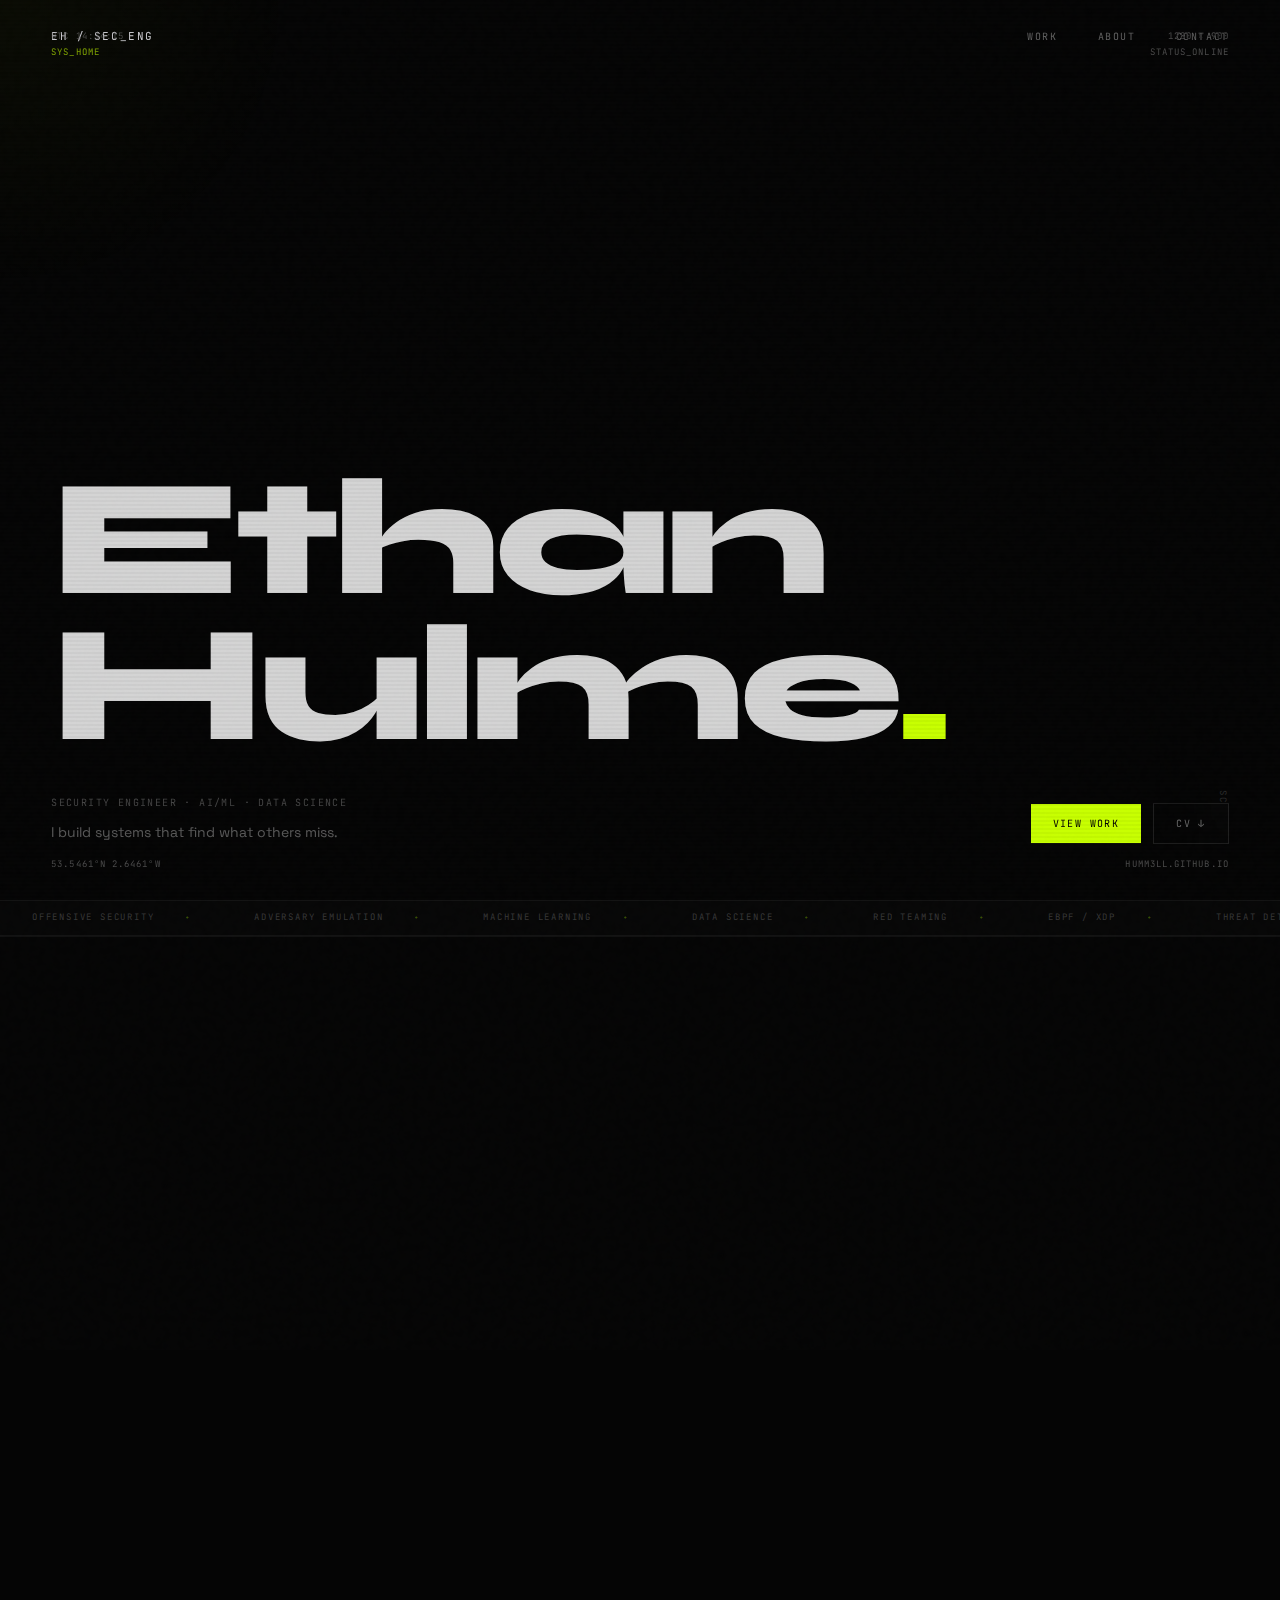
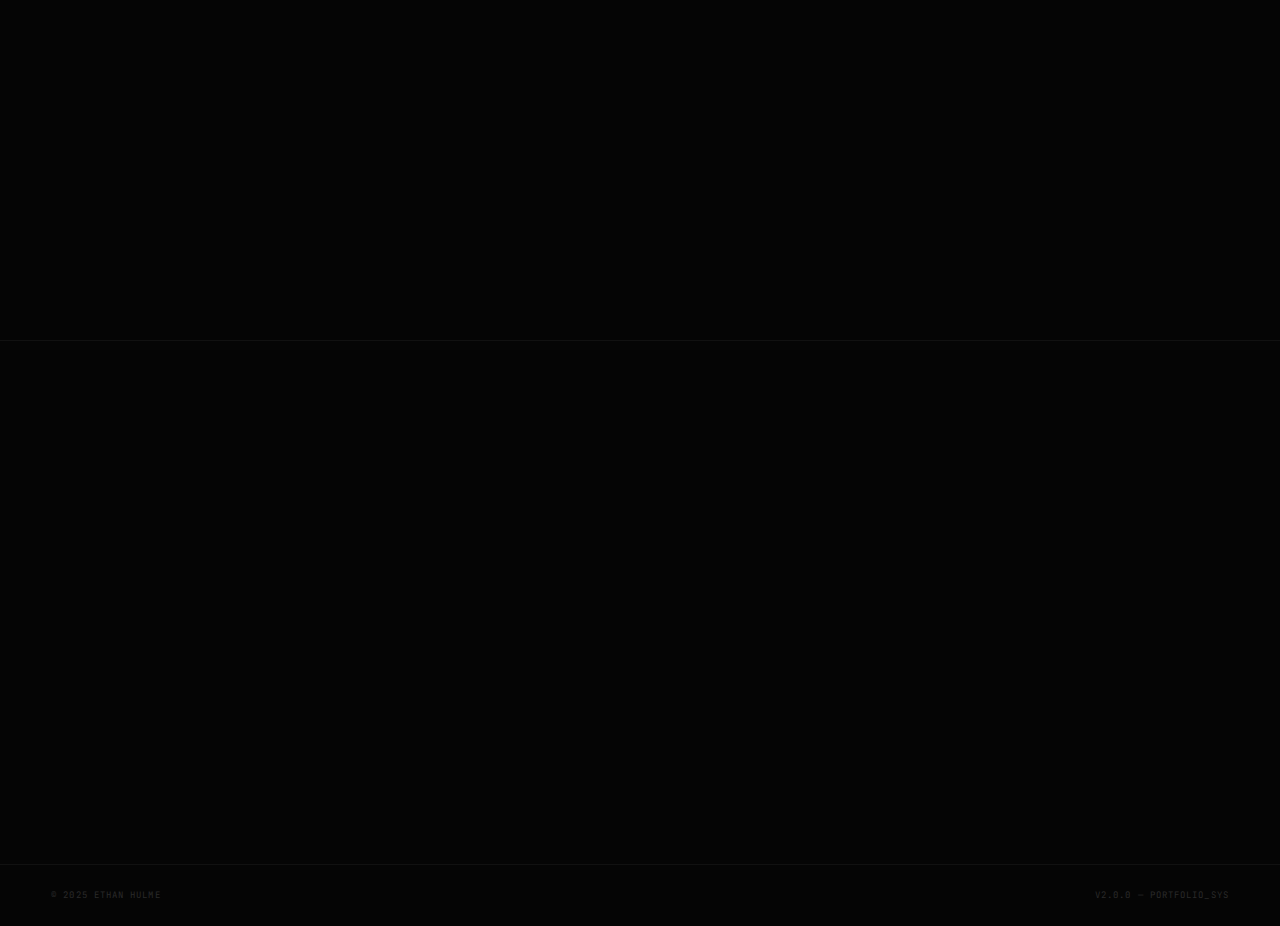
<file: index.html>
<!doctype html>
<html lang="en">
  <head>
    <meta charset="UTF-8" />
    <meta name="viewport" content="width=device-width, initial-scale=1.0" />
    <title>Ethan Hulme</title>
    <meta name="description" content="Security Engineer. Cybersecurity · AI/ML · Data Science." />
    <script type="module" crossorigin src="/assets/index-C_RRloFn.js"></script>
    <link rel="stylesheet" crossorigin href="/assets/index-RAth6g3r.css">
  </head>
  <body>
    <div id="root"></div>
  </body>
</html>
</file>
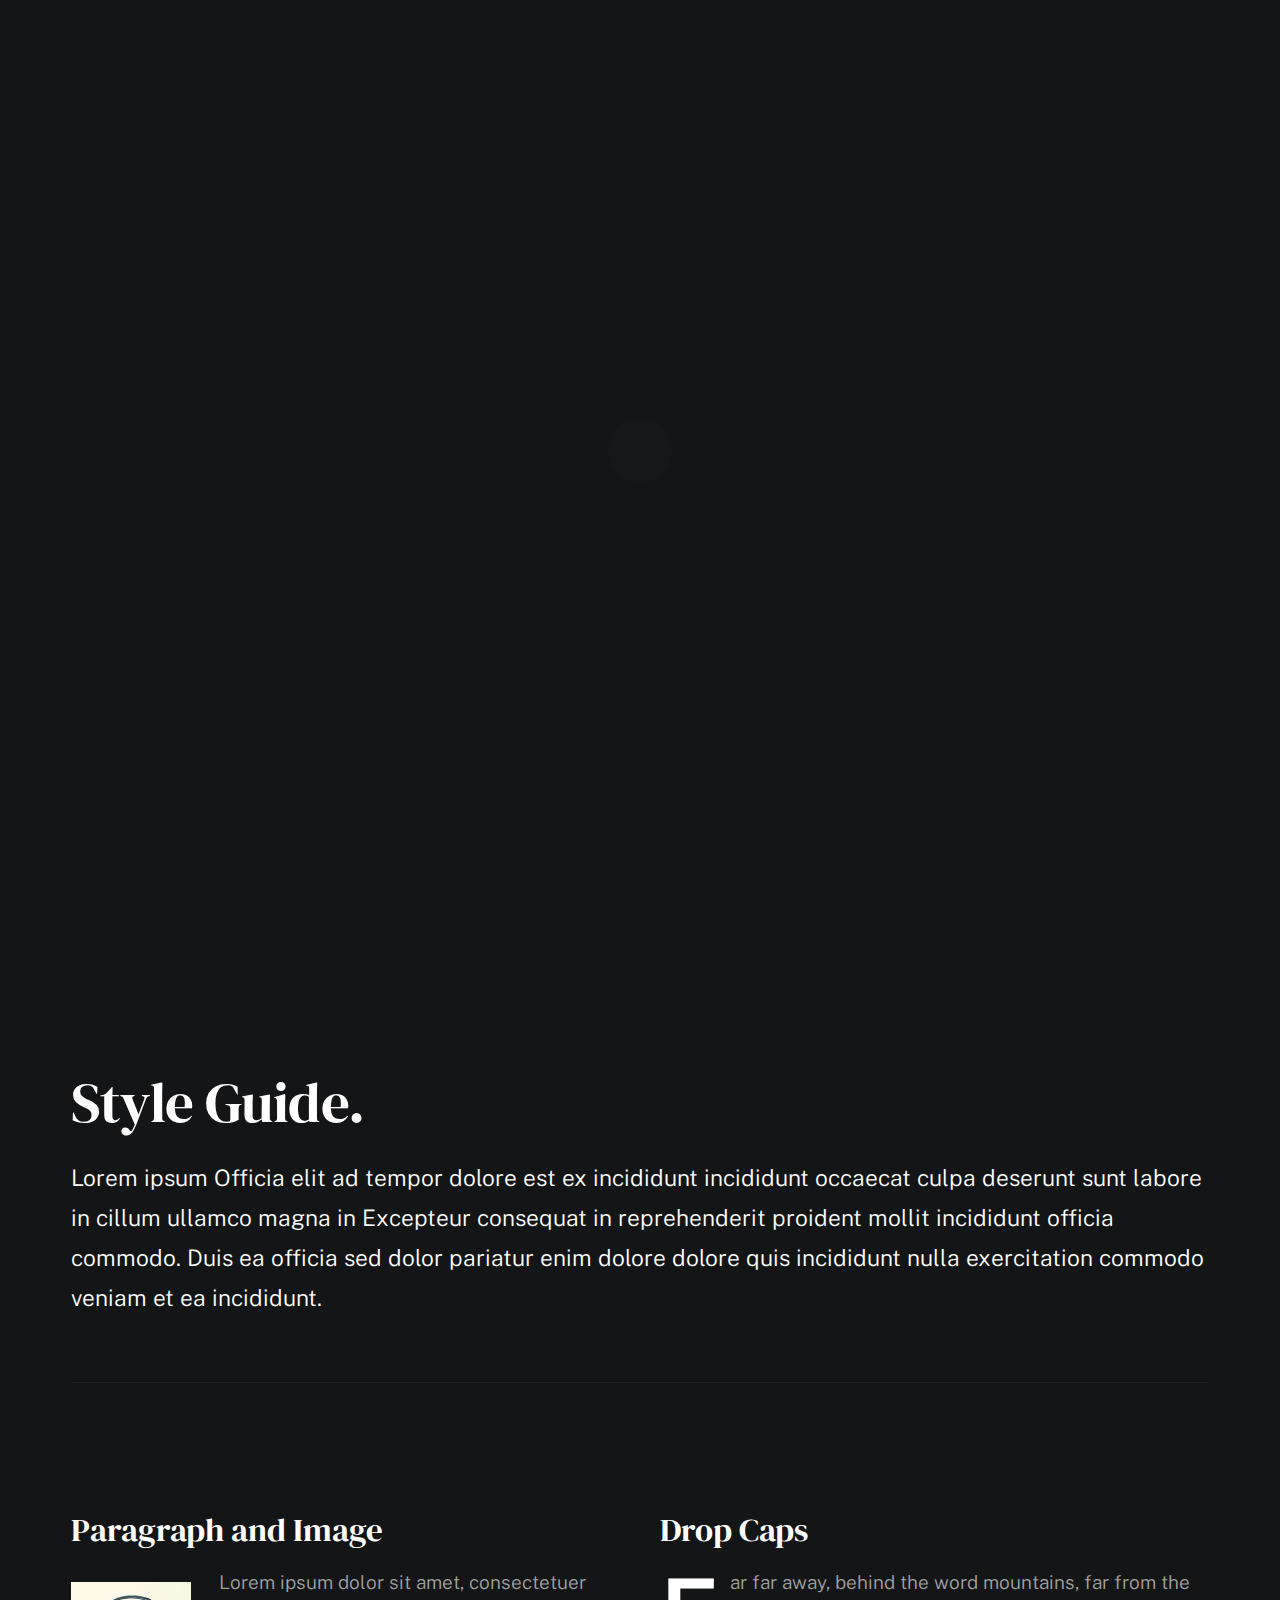
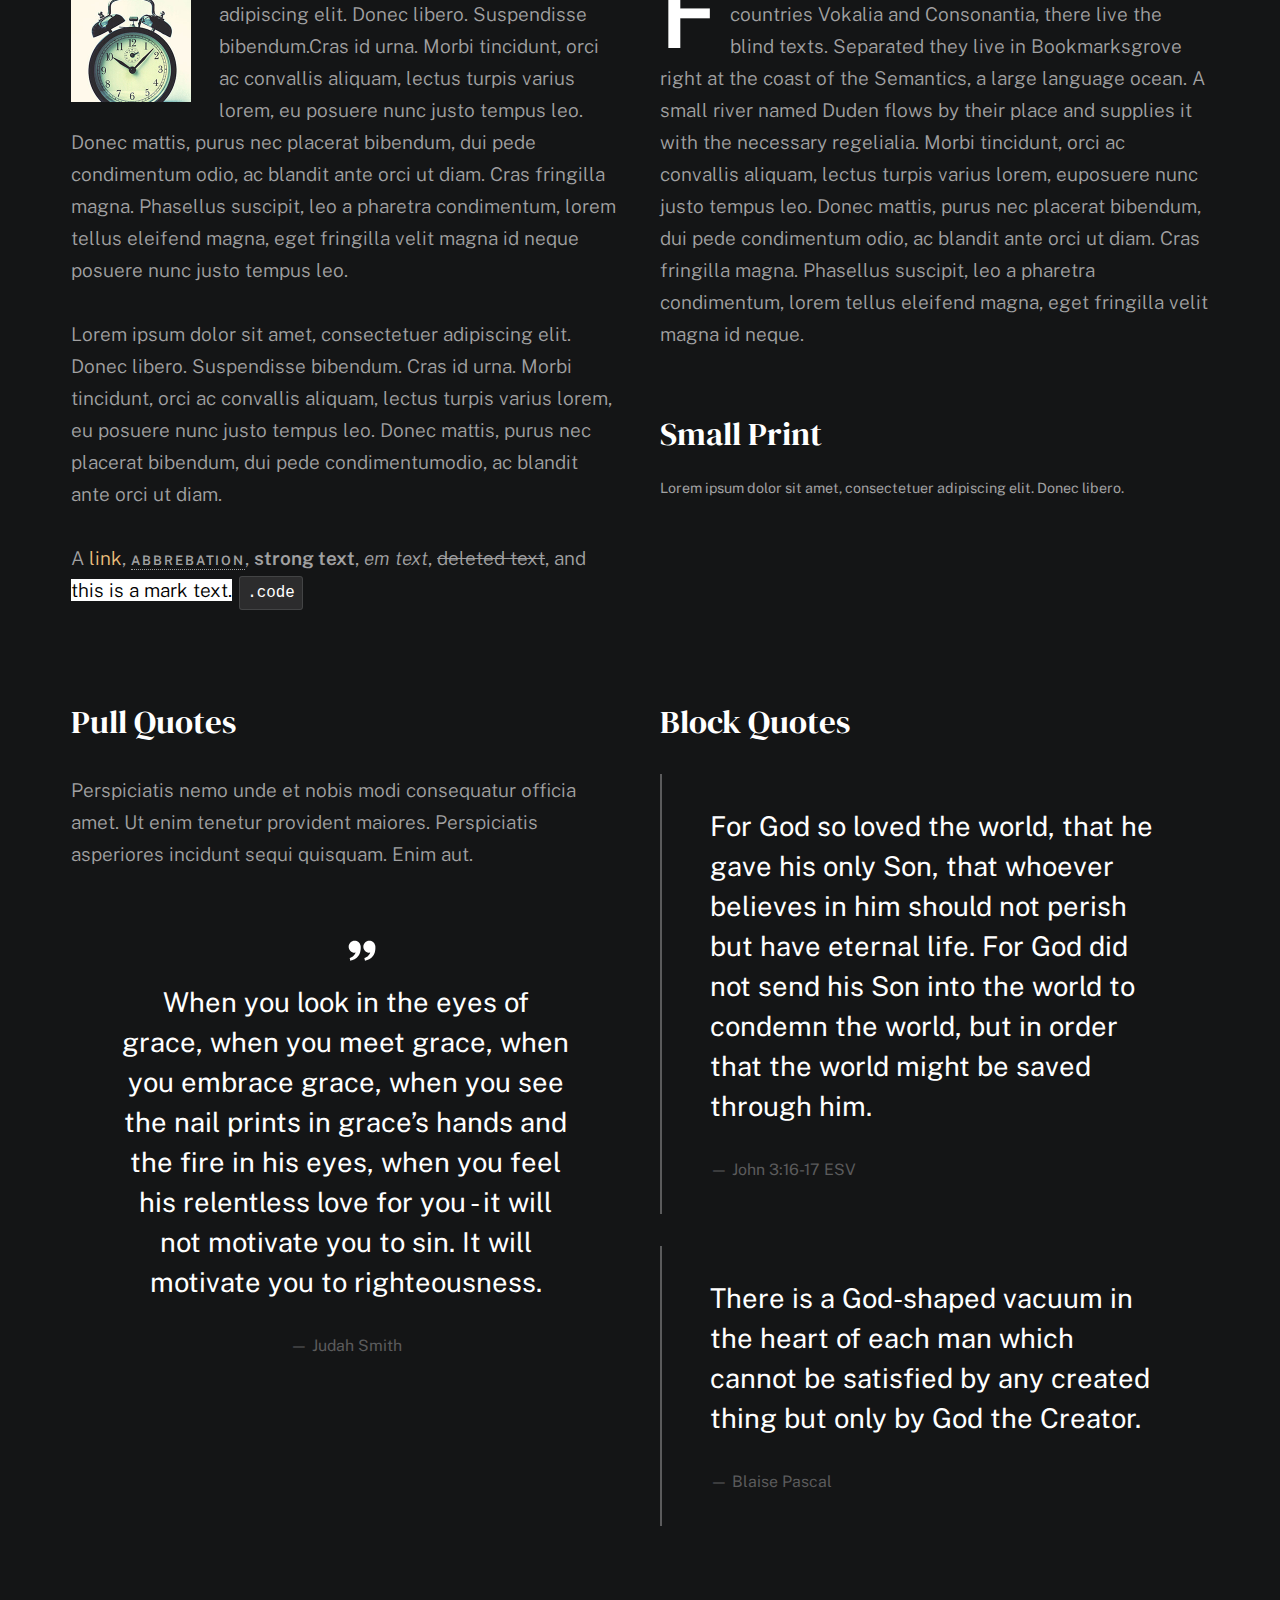
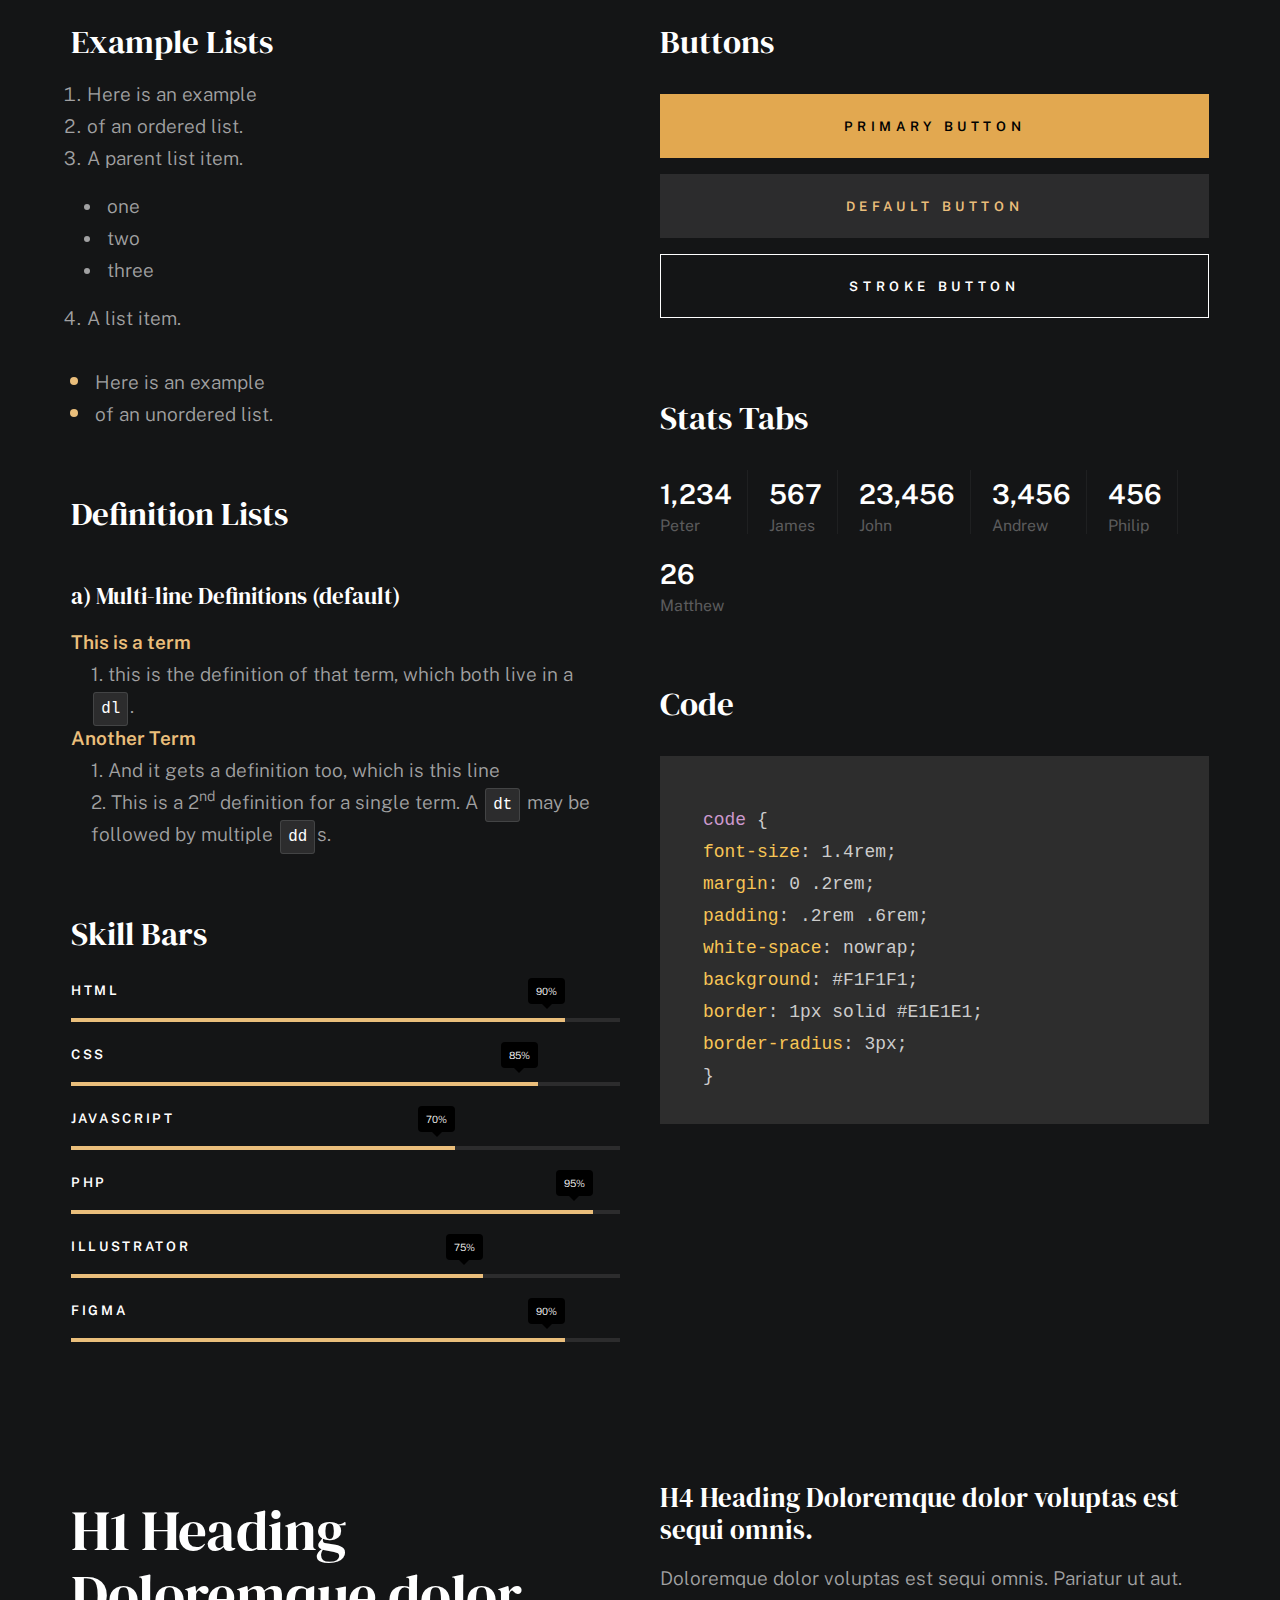
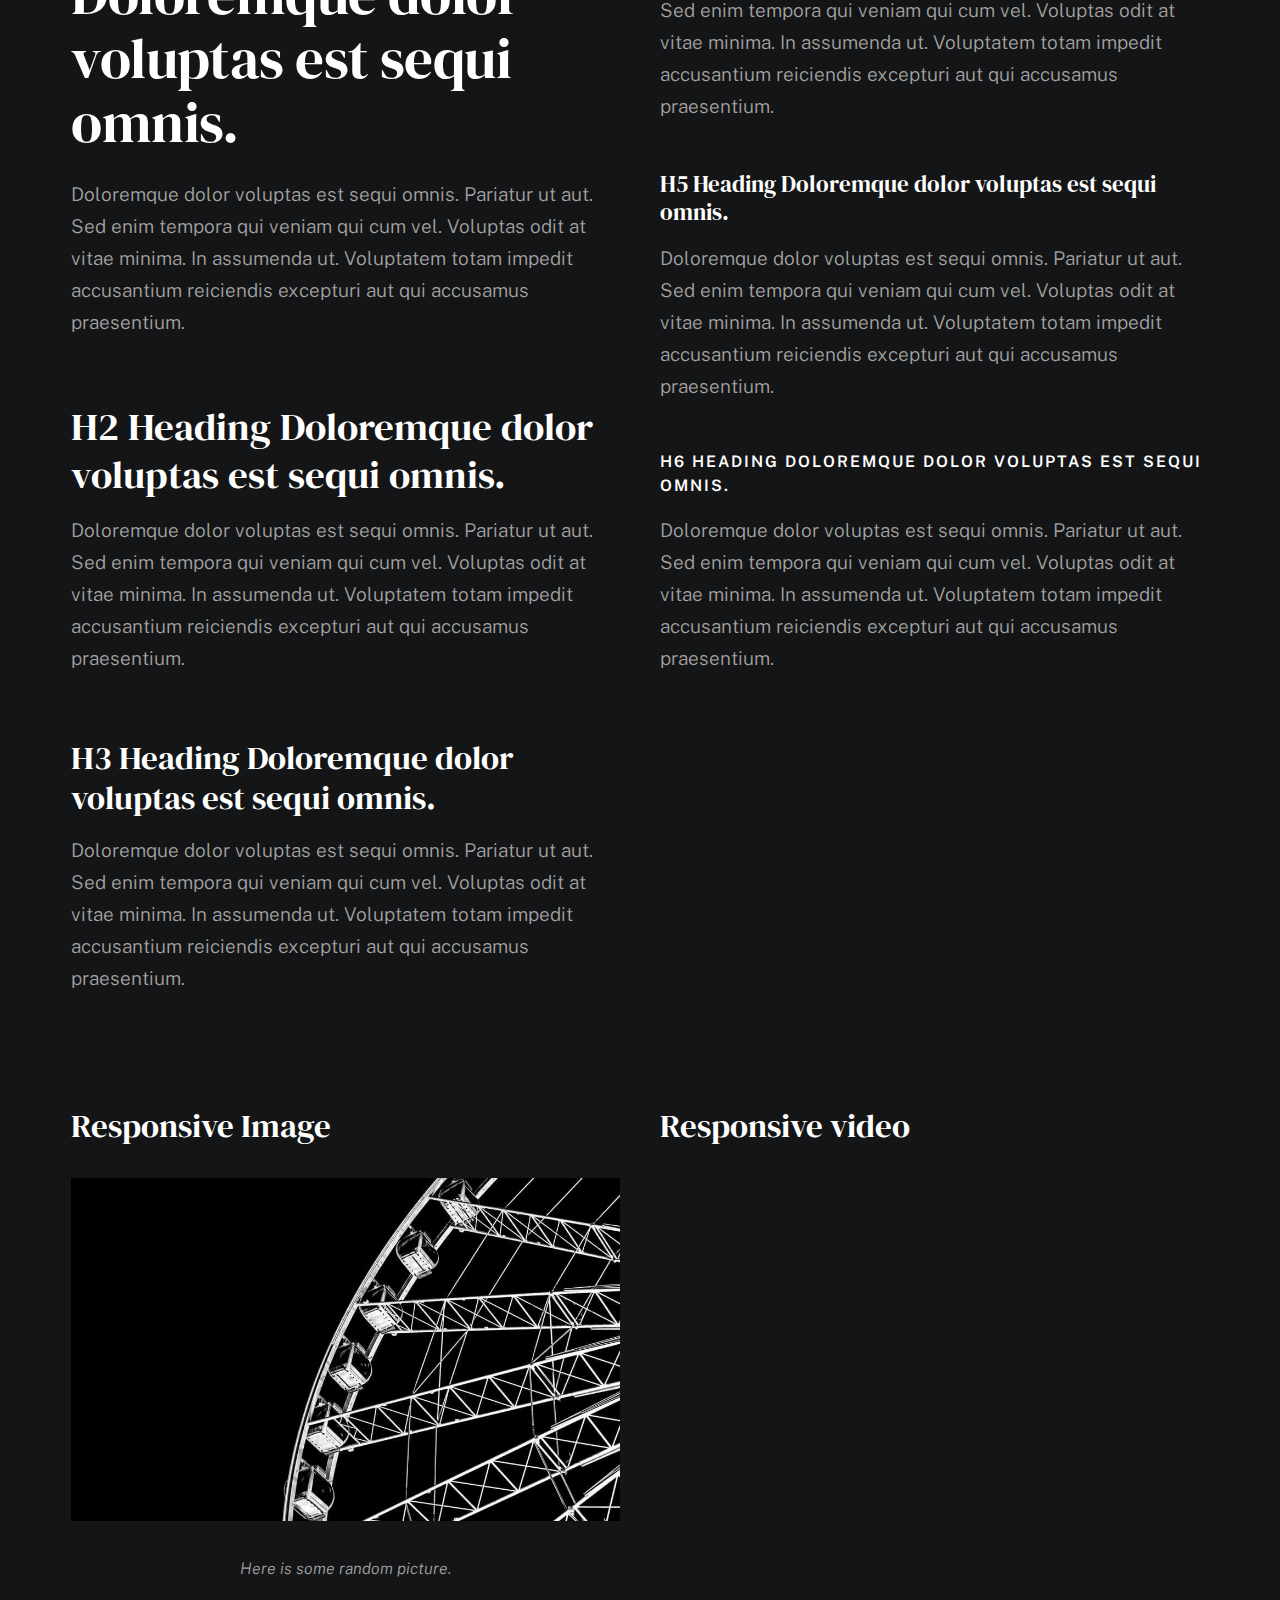
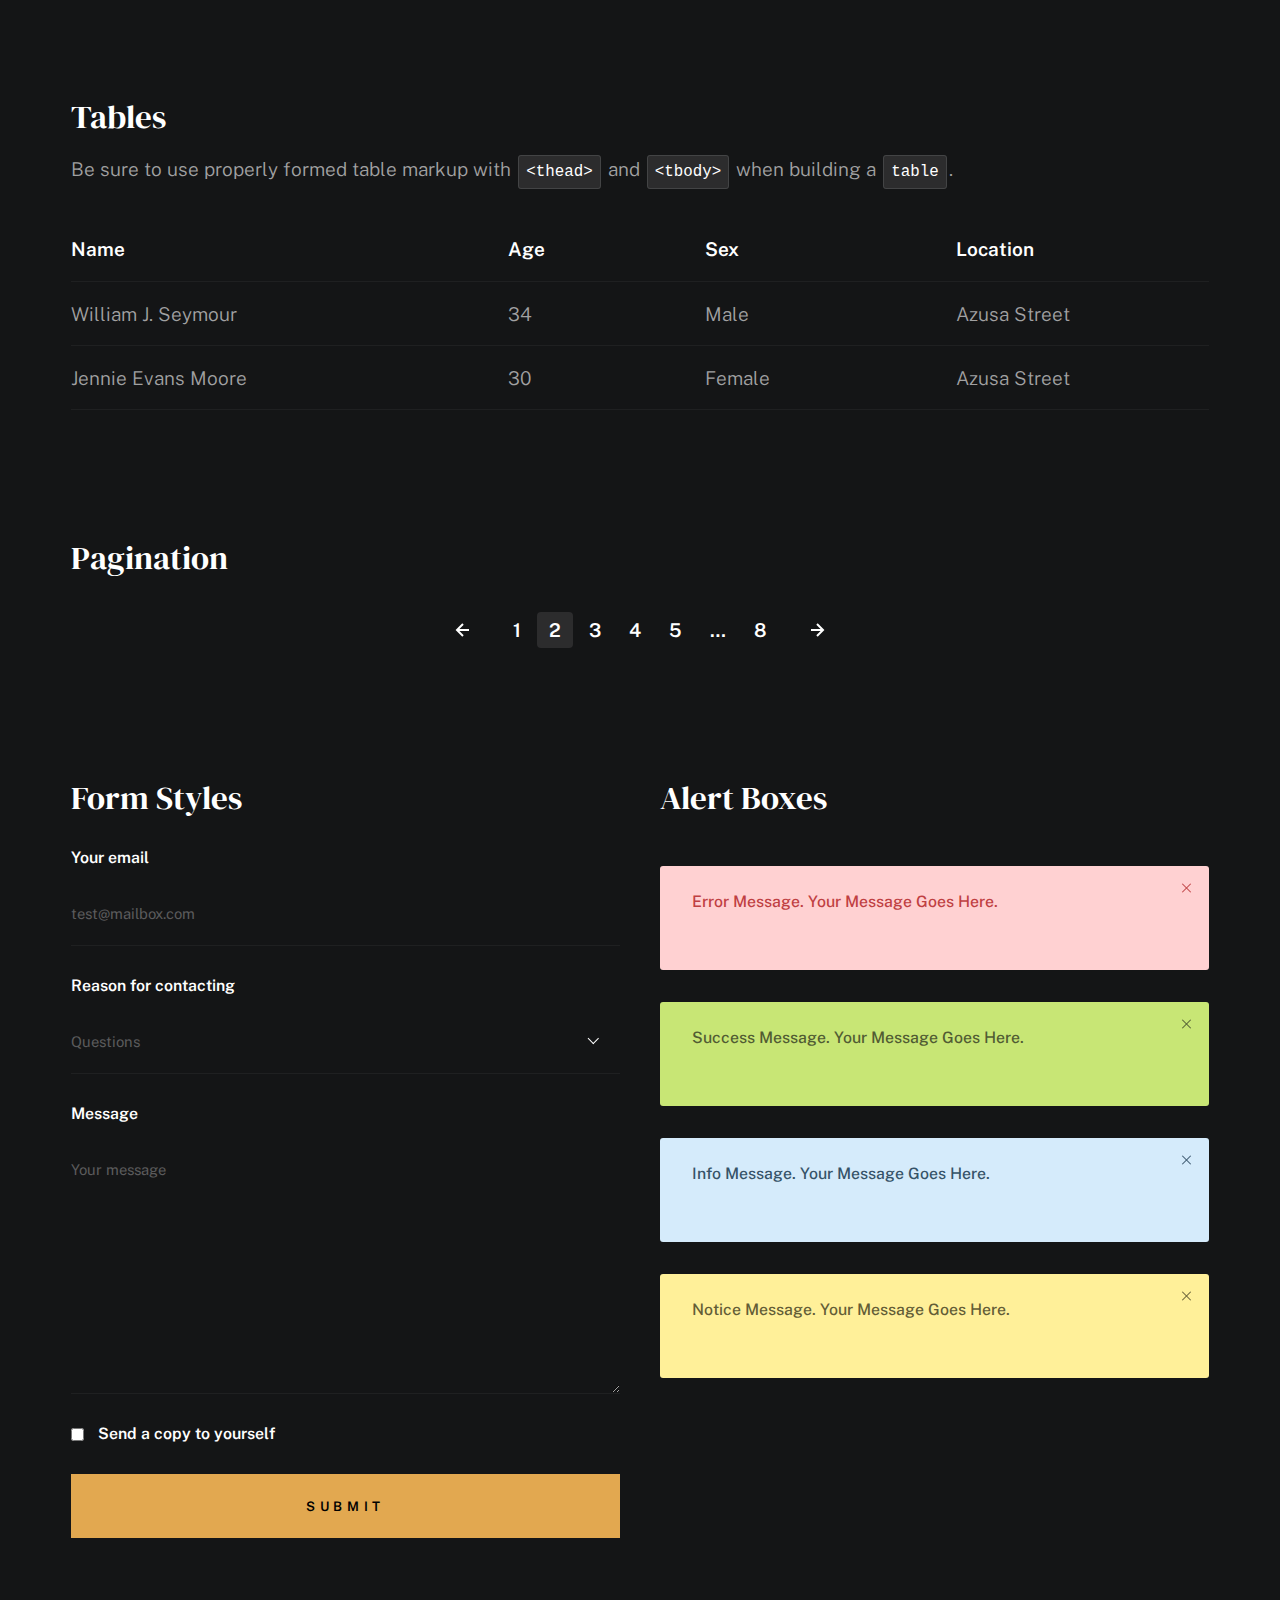
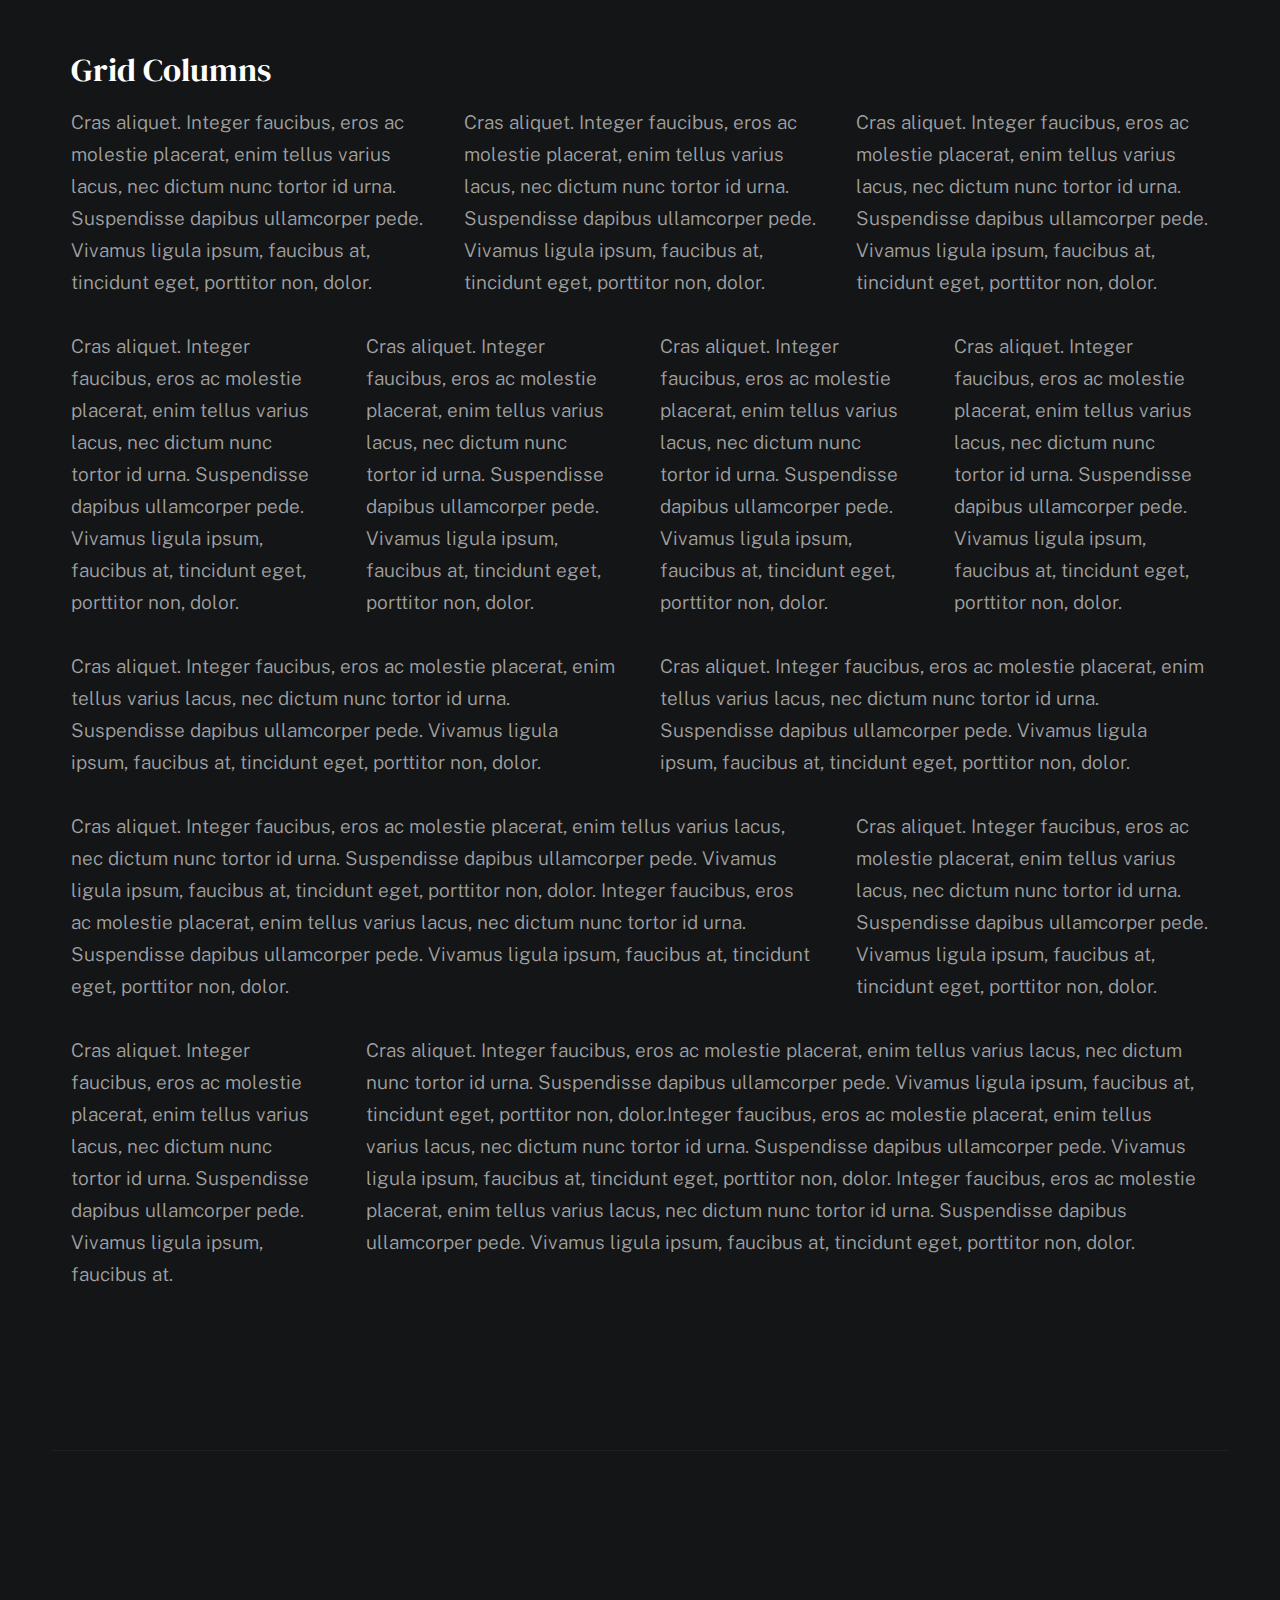
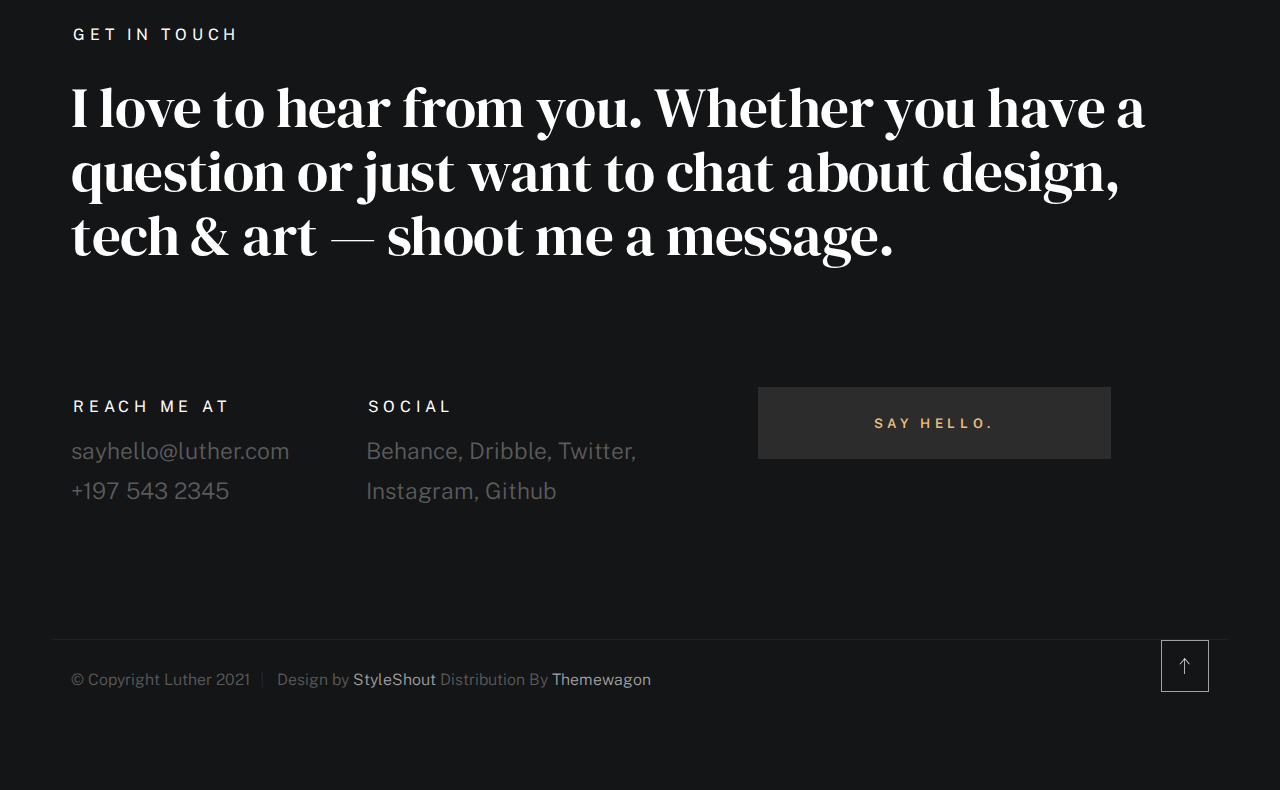
<file: styles.html>
<!DOCTYPE html>
<html class="no-js ss-preload" lang="en">
<head>

    <!--- basic page needs
    ================================================== -->
    <meta charset="utf-8">
    <title>Luther - Styles</title>
    <meta name="description" content="">
    <meta name="author" content="">

    <!-- mobile specific metas
    ================================================== -->
    <meta name="viewport" content="width=device-width, initial-scale=1">

    <!-- CSS
    ================================================== -->
    <link rel="stylesheet" href="css/vendor.css">
    <link rel="stylesheet" href="css/styles.css">

    <style type="text/css" media="screen">
        .s-styles {
            padding-top: var(--vspace-5);
            padding-bottom: var(--vspace-4);
            position: relative;
        }
        .s-styles .intro h1 {
            margin-top: 0;
        }
    </style>

    <!-- favicons
    ================================================== -->
    <link rel="apple-touch-icon" sizes="180x180" href="apple-touch-icon.png">
    <link rel="icon" type="image/png" sizes="32x32" href="favicon-32x32.png">
    <link rel="icon" type="image/png" sizes="16x16" href="favicon-16x16.png">
    <link rel="manifest" href="site.webmanifest">

</head>

<body id="top">


    <!-- # preloader
    ================================================== -->
    <div id="preloader">
        <div id="loader">
        </div>
    </div>


    <!-- # page wrap
    ================================================== -->
    <div class="s-pagewrap">

        <div class="circles">
            <span></span>
            <span></span>
            <span></span>
            <span></span>
            <span></span>
        </div>


        <!-- ## site header 
        ================================================== -->
        <header class="s-header">

            <div class="header-mobile">
                <span class="mobile-home-link"><a href="index.html">Luther.</a></span>
                <a class="mobile-menu-toggle" href="#0"><span>Menu</span></a>
            </div>

            <div class="row wide main-nav-wrap">
                <nav class="column lg-12 main-nav">
                    <ul>
                        <li><a href="index.html" class="home-link">Luther.</a></li>
                        <li class="current"><a href="index.html">Intro</a></li>
                        <li><a href="index.html">About</a></li>
                        <li><a href="index.html">Works</a></li>
                        <li><a href="index.html">Say Hello</a></li>
                    </ul>
                </nav>
            </div>

        </header> <!-- end s-header -->


        <!-- ## main content
        ==================================================- -->
        <main class="s-content">


            <!-- ### intro
            ================================================== -->
            <section id="intro" class="s-intro">

                <div class="row intro-content wide">

                    <div class="column">
                        <div class="text-pretitle with-line">
                            Hello World
                        </div>

                        <h1 class="text-huge-title">
                            I am Luther, <br>
                            a digital designer <br>
                            & frontend <br> 
                            developer based <br>
                            in Somewhere.
                        </h1>
                    </div>

                    <ul class="intro-social">
                        <li><a href="#0">Behance</a></li>
                        <li><a href="#0">Twitter</a></li>
                        <li><a href="#0">Dribbble</a></li>
                        <li><a href="#0">Instagram</a></li>
                    </ul>

                </div> <!-- end intro content -->

                <a href="#styles" class="intro-scrolldown smoothscroll">
                    <svg width="24" height="24" viewBox="0 0 24 24" xmlns="http://www.w3.org/2000/svg" fill-rule="evenodd" clip-rule="evenodd"><path d="M11 21.883l-6.235-7.527-.765.644 7.521 9 7.479-9-.764-.645-6.236 7.529v-21.884h-1v21.883z"/></svg>
                </a>

            </section> <!-- end s-intro -->


            <!-- ### styles
            ================================================== -->
            <div id="styles" class="s-styles">

                <div class="row">

                    <div class="column lg-12 intro">

                        <h1>Style Guide.</h1>

                        <p class="lead">Lorem ipsum Officia elit ad tempor dolore est ex incididunt incididunt occaecat culpa deserunt 
                        sunt labore in cillum ullamco magna in Excepteur consequat in reprehenderit proident mollit incididunt officia commodo.
                        Duis ea officia sed dolor pariatur enim dolore dolore quis incididunt nulla exercitation commodo veniam et ea incididunt.
                        </p>

                        <hr>
                    </div>

                </div> <!-- end row -->

                <div class="row">

                    <div class="column lg-6 tab-12">

                        <h3>Paragraph and Image</h3>

                        <p><a href="#"><img width="120" height="120" class="u-pull-left" alt="sample-image" src="images/sample-image.jpg"></a>
                        Lorem ipsum dolor sit amet, consectetuer adipiscing elit. Donec libero. Suspendisse bibendum.Cras id urna. Morbi 
                        tincidunt, orci ac convallis aliquam, lectus turpis varius lorem, eu posuere nunc justo tempus leo. Donec mattis, 
                        purus nec placerat bibendum, dui pede condimentum odio, ac blandit ante orci ut diam. Cras fringilla magna. 
                        Phasellus suscipit, leo a pharetra condimentum, lorem tellus eleifend magna, eget fringilla velit magna id 
                        neque posuere nunc justo tempus leo. </p>

                        <p>
                        Lorem ipsum dolor sit amet, consectetuer adipiscing elit. Donec libero. Suspendisse bibendum. Cras id urna. 
                        Morbi tincidunt, orci ac convallis aliquam, lectus turpis varius lorem, eu posuere nunc justo tempus leo. 
                        Donec mattis, purus nec placerat bibendum, dui pede condimentumodio, ac blandit ante orci ut diam.	
                        </p>

                        <p>A <a href="#">link</a>,
                        <abbr title="this really isn't a very good description">abbrebation</abbr>,
                        <strong>strong text</strong>,
                        <em>em text</em>,
                        <del>deleted text</del>, and
                        <mark>this is a mark text.</mark>
                        <code>.code</code>
                        </p>

                    </div>

                    <div class="column lg-6 tab-12">

                        <h3>Drop Caps</h3>

                        <p class="drop-cap">Far far away, behind the word mountains, far from the countries Vokalia and Consonantia,
                        there live the blind texts. Separated they live in Bookmarksgrove right at the coast of the
                        Semantics, a large language ocean. A small river named Duden flows by their place and supplies it with the 
                        necessary regelialia. Morbi tincidunt, orci ac convallis aliquam, lectus turpis varius lorem, 
                        euposuere nunc justo tempus leo. Donec mattis, purus nec placerat bibendum, dui pede condimentum odio, 
                        ac blandit ante orci ut diam. Cras fringilla magna. Phasellus suscipit, leo a pharetra condimentum, 
                        lorem tellus eleifend magna, eget fringilla velit magna id neque.
                        </p>

                        <h3>Small Print</h3>

                        <p><small>Lorem ipsum dolor sit amet, consectetuer adipiscing elit. Donec libero.</small></p>

                    </div>

                </div> <!-- end row -->

                <div class="row">

                    <div class="column lg-6 tab-12">

                        <h3 class="u-add-bottom">Pull Quotes</h3>

                        <p>
                        Perspiciatis nemo unde et nobis modi consequatur officia amet. Ut enim 
                        tenetur provident maiores. Perspiciatis asperiores incidunt sequi 
                        quisquam. Enim aut. 
                        </p>

                        <figure class="pull-quote">
                            <blockquote>
                                <p>
                                When you look in the eyes of grace, when you meet grace, 
                                when you embrace grace, when you see the nail prints in 
                                grace’s hands and the fire in his eyes, when you feel his 
                                relentless love for you - it will not motivate you to sin. 
                                It will motivate you to righteousness.
                                </p>

                                <footer>
                                    <cite>Judah Smith</cite>
                                </footer>
                            </blockquote>
                        </figure>


                    </div>

                    <div class="column lg-6 tab-12">

                        <h3 class="u-add-bottom">Block Quotes</h3>

                        <blockquote cite="http://where-i-got-my-info-from.com">
                            <p>
                            For God so loved the world, that he gave his only Son, that whoever believes in 
                            him should not perish but have eternal life. For God did not send his Son into 
                            the world to condemn the world, but in order that the world might be 
                            saved through him.
                            </p>

                            <footer>
                                <cite>
                                    <a href="#0">John 3:16-17 ESV</a>
                                </cite>
                            </footer>

                        </blockquote>

                        <blockquote>
                            <p>There is a God-shaped vacuum in the heart of each man which cannot be satisfied 
                            by any created thing but only by God the Creator.</p>

                            <footer>
                                <cite>Blaise Pascal</cite>
                            </footer>

                        </blockquote>

                    </div>

                </div> <!-- end row -->

                <div class="row u-add-half-bottom">

                    <div class="column lg-6 tab-12">

                        <h3>Example Lists</h3>

                        <ol>
                            <li>Here is an example</li>
                            <li>of an ordered list.</li>
                            <li>A parent list item.
                                <ul>
                                    <li>one</li>
                                    <li>two</li>
                                    <li>three</li>
                                </ul>
                                </li>
                                <li>A list item.</li>
                            </ol>

                        <ul class="disc">
                            <li>Here is an example</li>
                            <li>of an unordered list.</li>
                        </ul>

                        <h3>Definition Lists</h3>

                        <h5>a) Multi-line Definitions (default) </h5>

                        <dl class="dictionary-style">
                            <dt><strong>This is a term</strong></dt>
                                <dd>this is the definition of that term, which both live in a <code>dl</code>.</dd>
                            <dt><strong>Another Term</strong></dt>
                                <dd>And it gets a definition too, which is this line</dd>
                                <dd>This is a 2<sup>nd</sup> definition for a single term. A <code>dt</code> may be followed by multiple <code>dd</code>s.</dd>
                        </dl>

                        <h3 class="u-add-bottom">Skill Bars</h3>

                        <ul class="skill-bars">
                            <li>
                            <div class="progress percent90"><span>90%</span></div>
                            <strong>HTML</strong>
                            </li>
                            <li>
                            <div class="progress percent85"><span>85%</span></div>
                            <strong>CSS</strong>
                            </li>
                            <li>
                            <div class="progress percent70"><span>70%</span></div>
                            <strong>Javascript</strong>
                            </li>
                            <li>
                            <div class="progress percent95"><span>95%</span></div>
                            <strong>PHP</strong>
                            </li>
                            <li>
                            <div class="progress percent75"><span>75%</span></div>
                            <strong>Illustrator</strong>
                            </li>
                            <li>
                            <div class="progress percent90"><span>90%</span></div>
                            <strong>Figma</strong>
                            </li>
                        </ul>

                    </div>

                    <div class="column lg-6 tab-12">

                        <h3 class="u-add-bottom">Buttons</h3>

                        <p>
                            <a class="btn btn--primary u-fullwidth" href="#0">Primary Button</a>
                            <a class="btn u-fullwidth" href="#0">Default Button</a>
                            <a class="btn btn--stroke u-fullwidth" href="#0">Stroke Button</a>
                        </p>

                        <h3>Stats Tabs</h3>

                        <ul class="stats-tabs">
                            <li><a href="#0">1,234 <em>Peter</em></a></li>
                            <li><a href="#0">567 <em>James</em></a></li>
                            <li><a href="#0">23,456 <em>John</em></a></li>
                            <li><a href="#0">3,456 <em>Andrew</em></a></li>
                            <li><a href="#0">456 <em>Philip</em></a></li>
                            <li><a href="#0">26 <em>Matthew</em></a></li>
                        </ul>

                        <h3 class="u-add-bottom">Code</h3>

<pre><code class="language-css">
    code {
    font-size: 1.4rem;
    margin: 0 .2rem;
    padding: .2rem .6rem;
    white-space: nowrap;
    background: #F1F1F1;
    border: 1px solid #E1E1E1;	
    border-radius: 3px;
    }
</code></pre>

                    </div>

                </div> <!-- end row -->

                <div class="row u-add-half-bottom">

                    <div class="column lg-6 tab-12">
                            
                        <h1>H1 Heading Doloremque dolor voluptas est sequi omnis.</h1>
                        <p>Doloremque dolor voluptas est sequi omnis. Pariatur ut aut. Sed enim tempora qui veniam qui cum vel. 
                        Voluptas odit at vitae minima. In assumenda ut. Voluptatem totam impedit accusantium reiciendis excepturi aut qui accusamus praesentium.</p>

                        <h2>H2 Heading Doloremque dolor voluptas est sequi omnis.</h2>
                        <p>Doloremque dolor voluptas est sequi omnis. Pariatur ut aut. Sed enim tempora qui veniam qui cum vel. 
                        Voluptas odit at vitae minima. In assumenda ut. Voluptatem totam impedit accusantium reiciendis excepturi aut qui accusamus praesentium.</p>

                        <h3>H3 Heading Doloremque dolor voluptas est sequi omnis.</h3>
                        <p>Doloremque dolor voluptas est sequi omnis. Pariatur ut aut. Sed enim tempora qui veniam qui cum vel. 
                        Voluptas odit at vitae minima. In assumenda ut. Voluptatem totam impedit accusantium reiciendis excepturi aut qui accusamus praesentium.</p>

                        
                    </div>

                    <div class="column lg-6 tab-12">
                        <h4>H4 Heading Doloremque dolor voluptas est sequi omnis.</h4>
                        <p>Doloremque dolor voluptas est sequi omnis. Pariatur ut aut. Sed enim tempora qui veniam qui cum vel. 
                        Voluptas odit at vitae minima. In assumenda ut. Voluptatem totam impedit accusantium reiciendis excepturi aut qui accusamus praesentium.</p>

                        <h5>H5 Heading Doloremque dolor voluptas est sequi omnis.</h5>
                        <p>Doloremque dolor voluptas est sequi omnis. Pariatur ut aut. Sed enim tempora qui veniam qui cum vel. 
                        Voluptas odit at vitae minima. In assumenda ut. Voluptatem totam impedit accusantium reiciendis excepturi aut qui accusamus praesentium.</p>

                        <h6>H6 Heading Doloremque dolor voluptas est sequi omnis.</h6>
                        <p>Doloremque dolor voluptas est sequi omnis. Pariatur ut aut. Sed enim tempora qui veniam qui cum vel. 
                        Voluptas odit at vitae minima. In assumenda ut. Voluptatem totam impedit accusantium reiciendis excepturi aut qui accusamus praesentium.</p>
            
                        
                    </div>

                </div> <!-- end row -->

                <div class="row u-add-half-bottom">

                    <div class="column lg-6 tab-12">

                        <h3 class="u-add-bottom">Responsive Image</h3>

                        <figure>
                            <img src="images/wheel-500.jpg" 
                            srcset="images/wheel-1000.jpg 1000w, 
                            images/wheel-500.jpg 500w" 
                            sizes="(max-width: 1000px) 100vw, 1000px" alt="">

                            <figcaption>
                                Here is some random picture.
                            </figcaption>
                        </figure>

                    </div>

                    <div class="column lg-6 tab-12">

                        <h3 class="u-add-bottom">Responsive video</h3>

                        <div class="video-container">
                        <iframe src="https://player.vimeo.com/video/14592941?color=00a650&title=0&byline=0&portrait=0" width="500" height="281" frameborder="0" webkitallowfullscreen mozallowfullscreen allowfullscreen></iframe> 
                        </div>

                    </div>
                    
                </div> <!-- end row -->

                <div class="row u-add-bottom">

                    <div class="column lg-12">

                        <h3>Tables</h3>
                        <p>Be sure to use properly formed table markup with <code>&lt;thead&gt;</code> and <code>&lt;tbody&gt;</code> when building a <code>table</code>.</p>

                        <div class="table-responsive">

                            <table>
                                    <thead>
                                    <tr>
                                        <th>Name</th>
                                        <th>Age</th>
                                        <th>Sex</th>
                                        <th>Location</th>
                                    </tr>
                                    </thead>
                                    <tbody>
                                    <tr>
                                        <td>William J. Seymour</td>
                                        <td>34</td>
                                        <td>Male</td>
                                        <td>Azusa Street</td>
                                    </tr>
                                    <tr>
                                        <td>Jennie Evans Moore</td>
                                        <td>30</td>
                                        <td>Female</td>
                                        <td>Azusa Street</td>
                                    </tr>
                                    </tbody>
                            </table>

                        </div>

                    </div>
                    
                </div> <!-- end row -->

                <div class="row">

                    <div class="column lg-12">
                        <h3>Pagination</h3>

                        <nav class="pgn">
                            <ul>
                                <li>
                                    <a class="pgn__prev" href="#0">
                                        <svg xmlns="http://www.w3.org/2000/svg" width="24" height="24" viewBox="0 0 24 24"><path d="M12.707 17.293L8.414 13H18v-2H8.414l4.293-4.293-1.414-1.414L4.586 12l6.707 6.707z"/></svg>
                                    </a>
                                </li>
                                <li><a class="pgn__num" href="#0">1</a></li>
                                <li><span class="pgn__num current">2</span></li>
                                <li><a class="pgn__num" href="#0">3</a></li>
                                <li><a class="pgn__num" href="#0">4</a></li>
                                <li><a class="pgn__num" href="#0">5</a></li>
                                <li><span class="pgn__num dots">…</span></li>
                                <li><a class="pgn__num" href="#0">8</a></li>
                                <li>
                                    <a class="pgn__next" href="#0">
                                        <svg xmlns="http://www.w3.org/2000/svg" width="24" height="24" viewBox="0 0 24 24"><path d="M11.293 17.293l1.414 1.414L19.414 12l-6.707-6.707-1.414 1.414L15.586 11H6v2h9.586z"/></svg>
                                    </a>
                                </li>
                            </ul>
                        </nav>
                    </div>

                </div> <!-- end row -->

                <div class="row">

                    <div class="column lg-6 tab-12">

                        <h3 class="u-add-bottom">Form Styles</h3>

                        <form>
                            <div>
                                <label for="sampleInput">Your email</label>
                                <input class="u-fullwidth" type="email" placeholder="test@mailbox.com" id="sampleInput">
                            </div>
                            <div>
                                <label for="sampleRecipientInput">Reason for contacting</label>
                                <div class="ss-custom-select">
                                    <select class="u-fullwidth" id="sampleRecipientInput">
                                        <option value="Option 1">Questions</option>
                                        <option value="Option 2">Report</option>
                                        <option value="Option 3">Others</option>
                                    </select>
                                </div>
                            </div>
                            
                            <label for="exampleMessage">Message</label>
                            <textarea class="u-fullwidth" placeholder="Your message" id="exampleMessage"></textarea>

                            <label class="u-add-bottom">
                                <input type="checkbox">
                                <span class="label-text">Send a copy to yourself</span>
                            </label>
                        
                            <input class="btn--primary u-fullwidth" type="submit" value="Submit">
                        </form>

                    </div>

                    <div class="column lg-6 tab-12">

                        <h3>Alert Boxes</h3>

                        <br>
                        
                        <div class="alert-box alert-box--error">
                            <p>Error Message. Your Message Goes Here.</p>
                            <span class="alert-box__close"></span>
                        </div><!-- end error -->
                                
                        <div class="alert-box alert-box--success">
                            <p>Success Message. Your Message Goes Here.</p>
                            <span class="alert-box__close"></span>
                        </div><!-- end success -->
                                
                        <div class="alert-box alert-box--info">
                            <p>Info Message. Your Message Goes Here.</p>
                            <span class="alert-box__close"></span>
                        </div><!-- end info -->
                                
                        <div class="alert-box alert-box--notice">
                            <p>Notice Message. Your Message Goes Here.</p>
                            <span class="alert-box__close"></span>
                        </div><!-- end notice -->
                    
                    </div>

                </div> <!-- end row -->

                <div class="row">

                    <div class="lg-12 column">
                        <h3>Grid Columns</h3>
                    </div>
        
                </div> <!-- Row End-->
        
                <!--<h4>1/3 Columns</h4>  -->
        
                <div class="row">
        
                    <div class="lg-4 mob-12 column">
                        <p>
                        Cras aliquet. Integer faucibus, eros ac molestie placerat, enim tellus varius lacus,
                        nec dictum nunc tortor id urna. Suspendisse dapibus ullamcorper pede. Vivamus ligula ipsum,
                        faucibus at, tincidunt eget, porttitor non, dolor. 
                        </p>
                    </div>
        
                    <div class="lg-4 mob-12 column">
                        <p>
                        Cras aliquet. Integer faucibus, eros ac molestie placerat, enim tellus varius lacus,
                        nec dictum nunc tortor id urna. Suspendisse dapibus ullamcorper pede. Vivamus ligula ipsum,
                        faucibus at, tincidunt eget, porttitor non, dolor. 
                        </p>
                    </div>
        
                    <div class="lg-4 mob-12 column">
                        <p>
                        Cras aliquet. Integer faucibus, eros ac molestie placerat, enim tellus varius lacus,
                        nec dictum nunc tortor id urna. Suspendisse dapibus ullamcorper pede. Vivamus ligula ipsum,
                        faucibus at, tincidunt eget, porttitor non, dolor. 
                        </p>
                    </div>
        
                </div>
        
                <!--<h4>1/4 Columns</h4>  -->
        
                <div class="row">
        
                    <div class="lg-3 tab-6 mob-12 column">
                        <p>
                        Cras aliquet. Integer faucibus, eros ac molestie placerat, enim tellus varius lacus,
                        nec dictum nunc tortor id urna. Suspendisse dapibus ullamcorper pede. Vivamus ligula ipsum,
                        faucibus at, tincidunt eget, porttitor non, dolor. 
                        </p>
                    </div>
        
                    <div class="lg-3 tab-6 mob-12 column">
                        <p>
                        Cras aliquet. Integer faucibus, eros ac molestie placerat, enim tellus varius lacus,
                        nec dictum nunc tortor id urna. Suspendisse dapibus ullamcorper pede. Vivamus ligula ipsum,
                        faucibus at, tincidunt eget, porttitor non, dolor. 
                        </p>
                    </div>
        
                    <div class="lg-3 tab-6 mob-12 column">
                        <p>
                        Cras aliquet. Integer faucibus, eros ac molestie placerat, enim tellus varius lacus,
                        nec dictum nunc tortor id urna. Suspendisse dapibus ullamcorper pede. Vivamus ligula ipsum,
                        faucibus at, tincidunt eget, porttitor non, dolor. 
                        </p>
                    </div>
        
                    <div class="lg-3 tab-6 mob-12 column">
                        <p>
                        Cras aliquet. Integer faucibus, eros ac molestie placerat, enim tellus varius lacus,
                        nec dictum nunc tortor id urna. Suspendisse dapibus ullamcorper pede. Vivamus ligula ipsum,
                        faucibus at, tincidunt eget, porttitor non, dolor. 
                        </p>
                    </div>
        
                </div>
        
                <!--<h4>1/2 Columns</h4>  -->
        
                <div class="row">
        
                    <div class="lg-6 mob-12 column">
                        <p>
                        Cras aliquet. Integer faucibus, eros ac molestie placerat, enim tellus varius lacus,
                        nec dictum nunc tortor id urna. Suspendisse dapibus ullamcorper pede. Vivamus ligula ipsum,
                        faucibus at, tincidunt eget, porttitor non, dolor. 
                        </p>
                    </div>
        
                    <div class="lg-6 mob-12 column">
                        <p>
                        Cras aliquet. Integer faucibus, eros ac molestie placerat, enim tellus varius lacus,
                        nec dictum nunc tortor id urna. Suspendisse dapibus ullamcorper pede. Vivamus ligula ipsum,
                        faucibus at, tincidunt eget, porttitor non, dolor. 
                        </p>
                    </div>
        
                </div>
        
                <!--<h4>2/3 Columns</h4>  -->
        
                <div class="row">
        
                    <div class="lg-8 tab-7 mob-12 column">
                        <p>
                        Cras aliquet. Integer faucibus, eros ac molestie placerat, enim tellus varius lacus,
                        nec dictum nunc tortor id urna. Suspendisse dapibus ullamcorper pede. Vivamus ligula ipsum,
                        faucibus at, tincidunt eget, porttitor non, dolor. Integer faucibus, eros ac molestie placerat, enim tellus varius lacus,
                        nec dictum nunc tortor id urna. Suspendisse dapibus ullamcorper pede. Vivamus ligula ipsum,
                        faucibus at, tincidunt eget, porttitor non, dolor.
                        </p>
                    </div>
        
                    <div class="lg-4 tab-5 mob-12 column">
                        <p>
                        Cras aliquet. Integer faucibus, eros ac molestie placerat, enim tellus varius lacus,
                        nec dictum nunc tortor id urna. Suspendisse dapibus ullamcorper pede. Vivamus ligula ipsum,
                        faucibus at, tincidunt eget, porttitor non, dolor. 
                        </p>
                    </div>
        
                </div>
        
                <!--<h4>3/4 Columns</h4>  -->
        
                <div class="row">
        
                    <div class="lg-3 tab-5 mob-12 column">
                        <p>
                        Cras aliquet. Integer faucibus, eros ac molestie placerat, enim tellus varius lacus,
                        nec dictum nunc tortor id urna. Suspendisse dapibus ullamcorper pede. Vivamus ligula ipsum,
                        faucibus at. 
                        </p>
                    </div>
        
                    <div class="lg-9 tab-7 mob-12 column">
                        <p>
                        Cras aliquet. Integer faucibus, eros ac molestie placerat, enim tellus varius lacus,
                        nec dictum nunc tortor id urna. Suspendisse dapibus ullamcorper pede. Vivamus ligula ipsum,
                        faucibus at, tincidunt eget, porttitor non, dolor.Integer faucibus, eros ac molestie placerat, enim tellus varius lacus,
                        nec dictum nunc tortor id urna. Suspendisse dapibus ullamcorper pede. Vivamus ligula ipsum,
                        faucibus at, tincidunt eget, porttitor non, dolor. Integer faucibus, eros ac molestie placerat, enim tellus varius lacus,
                        nec dictum nunc tortor id urna. Suspendisse dapibus ullamcorper pede. Vivamus ligula ipsum,
                        faucibus at, tincidunt eget, porttitor non, dolor.
                        </p>
                    </div>
        
                </div>

            </div> <!-- end content-wrap -->


            <!-- ### contact
            ================================================== -->
            <section id="contact" class="s-contact">

                <div class="row contact-top">
                    <div class="column lg-12">
                        <h2 class="text-pretitle">
                            Get In Touch
                        </h2>

                        <p class="h1">
                            I love to hear from you.
                            Whether you have a question or just 
                            want to chat about design, tech & art — shoot me a message.
                        </p>
                    </div>
                </div> <!-- end contact-top -->

                <div class="row contact-bottom">
                    <div class="column lg-3 md-5 tab-6 stack-on-550 contact-block">
                        <h3 class="text-pretitle">Reach me at</h3>
                        <p class="contact-links">
                            <a href="mailto:sayhello@luther.com" class="mailtoui">sayhello@luther.com</a> <br>
                            <a href="tel:+1975432345">+197 543 2345</a>
                        </p>
                    </div>
                    <div class="column lg-4 md-5 tab-6 stack-on-550 contact-block">
                        <h3 class="text-pretitle">Social</h3>
                        <ul class="contact-social">
                            <li><a href="#0">Behance</a></li>
                            <li><a href="#0">Dribble</a></li>
                            <li><a href="#0">Twitter</a></li>
                            <li><a href="#0">Instagram</a></li>
                            <li><a href="#0">Github</a></li>
                        </ul>
                    </div>
                    <div class="column lg-4 md-12 contact-block">
                        <a href="mailto:sayhello@luther.com" class="mailtoui btn btn--medium u-fullwidth contact-btn">Say Hello.</a>
                    </div>
                </div> <!-- end contact-bottom -->

            </section> <!-- end contact -->

        </main> <!-- end s-content -->


        <!-- ## footer
        ================================================== -->
        <footer class="s-footer">

            <div class="row">
                <div class="column ss-copyright">
                    <span>© Copyright Luther 2021</span> 
                    <span>Design by <a href="https://www.styleshout.com/">StyleShout</a> Distribution By <a href="https://themewagon.com">Themewagon</a> </span>
                </div>

                <div class="ss-go-top">
                    <a class="smoothscroll" title="Back to Top" href="#top">
                        <svg xmlns="http://www.w3.org/2000/svg" viewBox="0 0 24 24" fill-rule="evenodd" clip-rule="evenodd"><path d="M11 2.206l-6.235 7.528-.765-.645 7.521-9 7.479 9-.764.646-6.236-7.53v21.884h-1v-21.883z"/></svg>
                    </a>
                </div>
            </div>

        </footer> <!-- end s-footer -->

    </div> <!-- end -s-pagewrap -->


    <!-- Java Script
    ================================================== -->
    <script src="js/plugins.js"></script>
    <script src="js/main.js"></script>

</body>
</html>
</file>
<file: assets/index-RAth6g3r.css>
@import "https://fonts.googleapis.com/css2?family=Space+Grotesk:wght@300;400;500;600;700&family=Syne:wght@400;500;600;700;800&family=JetBrains+Mono:wght@300;400;500&display=swap";*,:before,:after,::backdrop{--tw-border-spacing-x:0;--tw-border-spacing-y:0;--tw-translate-x:0;--tw-translate-y:0;--tw-rotate:0;--tw-skew-x:0;--tw-skew-y:0;--tw-scale-x:1;--tw-scale-y:1;--tw-pan-x: ;--tw-pan-y: ;--tw-pinch-zoom: ;--tw-scroll-snap-strictness:proximity;--tw-gradient-from-position: ;--tw-gradient-via-position: ;--tw-gradient-to-position: ;--tw-ordinal: ;--tw-slashed-zero: ;--tw-numeric-figure: ;--tw-numeric-spacing: ;--tw-numeric-fraction: ;--tw-ring-inset: ;--tw-ring-offset-width:0px;--tw-ring-offset-color:#fff;--tw-ring-color:#3b82f680;--tw-ring-offset-shadow:0 0 #0000;--tw-ring-shadow:0 0 #0000;--tw-shadow:0 0 #0000;--tw-shadow-colored:0 0 #0000;--tw-blur: ;--tw-brightness: ;--tw-contrast: ;--tw-grayscale: ;--tw-hue-rotate: ;--tw-invert: ;--tw-saturate: ;--tw-sepia: ;--tw-drop-shadow: ;--tw-backdrop-blur: ;--tw-backdrop-brightness: ;--tw-backdrop-contrast: ;--tw-backdrop-grayscale: ;--tw-backdrop-hue-rotate: ;--tw-backdrop-invert: ;--tw-backdrop-opacity: ;--tw-backdrop-saturate: ;--tw-backdrop-sepia: ;--tw-contain-size: ;--tw-contain-layout: ;--tw-contain-paint: ;--tw-contain-style: }*,:before,:after{box-sizing:border-box;border:0 solid #e5e7eb}:before,:after{--tw-content:""}html,:host{-webkit-text-size-adjust:100%;tab-size:4;font-feature-settings:normal;font-variation-settings:normal;-webkit-tap-highlight-color:transparent;font-family:ui-sans-serif,system-ui,sans-serif,Apple Color Emoji,Segoe UI Emoji,Segoe UI Symbol,Noto Color Emoji;line-height:1.5}body{line-height:inherit;margin:0}hr{height:0;color:inherit;border-top-width:1px}abbr:where([title]){-webkit-text-decoration:underline dotted;text-decoration:underline dotted}h1,h2,h3,h4,h5,h6{font-size:inherit;font-weight:inherit}a{color:inherit;-webkit-text-decoration:inherit;text-decoration:inherit}b,strong{font-weight:bolder}code,kbd,samp,pre{font-feature-settings:normal;font-variation-settings:normal;font-family:JetBrains Mono,monospace;font-size:1em}small{font-size:80%}sub,sup{vertical-align:baseline;font-size:75%;line-height:0;position:relative}sub{bottom:-.25em}sup{top:-.5em}table{text-indent:0;border-color:inherit;border-collapse:collapse}button,input,optgroup,select,textarea{font-feature-settings:inherit;font-variation-settings:inherit;font-family:inherit;font-size:100%;font-weight:inherit;line-height:inherit;letter-spacing:inherit;color:inherit;margin:0;padding:0}button,select{text-transform:none}button,input:where([type=button]),input:where([type=reset]),input:where([type=submit]){-webkit-appearance:button;background-color:#0000;background-image:none}:-moz-focusring{outline:auto}:-moz-ui-invalid{box-shadow:none}progress{vertical-align:baseline}::-webkit-inner-spin-button{height:auto}::-webkit-outer-spin-button{height:auto}[type=search]{-webkit-appearance:textfield;outline-offset:-2px}::-webkit-search-decoration{-webkit-appearance:none}::-webkit-file-upload-button{-webkit-appearance:button;font:inherit}summary{display:list-item}blockquote,dl,dd,h1,h2,h3,h4,h5,h6,hr,figure,p,pre{margin:0}fieldset{margin:0;padding:0}legend{padding:0}ol,ul,menu{margin:0;padding:0;list-style:none}dialog{padding:0}textarea{resize:vertical}input::-moz-placeholder{opacity:1;color:#9ca3af}textarea::-moz-placeholder{opacity:1;color:#9ca3af}input::placeholder,textarea::placeholder{opacity:1;color:#9ca3af}button,[role=button]{cursor:pointer}:disabled{cursor:default}img,svg,video,canvas,audio,iframe,embed,object{vertical-align:middle;display:block}img,video{max-width:100%;height:auto}[hidden]:where(:not([hidden=until-found])){display:none}.pointer-events-none{pointer-events:none}.fixed{position:fixed}.absolute{position:absolute}.relative{position:relative}.inset-0{inset:0}.left-0{left:0}.right-0{right:0}.top-0{top:0}.z-\[400\]{z-index:400}.z-\[500\]{z-index:500}.z-\[9998\]{z-index:9998}.z-\[9999\]{z-index:9999}.block{display:block}.inline-block{display:inline-block}.flex{display:flex}.grid{display:grid}.hidden{display:none}.min-h-screen{min-height:100vh}.flex-1{flex:1}.transform{transform:translate(var(--tw-translate-x), var(--tw-translate-y)) rotate(var(--tw-rotate)) skewX(var(--tw-skew-x)) skewY(var(--tw-skew-y)) scaleX(var(--tw-scale-x)) scaleY(var(--tw-scale-y))}.resize{resize:both}.flex-col{flex-direction:column}.items-end{align-items:flex-end}.items-center{align-items:center}.justify-center{justify-content:center}.justify-between{justify-content:space-between}.gap-10{gap:2.5rem}.gap-2{gap:.5rem}.border{border-width:1px}.uppercase{text-transform:uppercase}.blur{--tw-blur:blur(8px);filter:var(--tw-blur) var(--tw-brightness) var(--tw-contrast) var(--tw-grayscale) var(--tw-hue-rotate) var(--tw-invert) var(--tw-saturate) var(--tw-sepia) var(--tw-drop-shadow)}.transition{transition-property:color,background-color,border-color,text-decoration-color,fill,stroke,opacity,box-shadow,transform,filter,-webkit-backdrop-filter,backdrop-filter;transition-duration:.15s;transition-timing-function:cubic-bezier(.4,0,.2,1)}.ease-in-out{transition-timing-function:cubic-bezier(.4,0,.2,1)}:root{--void:#050505;--void-2:#0a0a0a;--void-3:#111;--silver:#d4d4d4;--silver-dim:#666;--silver-dimmer:#2a2a2a;--acid:#c8ff00;--acid-dim:#c8ff0014;--glass-border:#ffffff14;--glass-bg:#ffffff08;--glow:#c8ff000a}*{box-sizing:border-box;margin:0;padding:0}html{overflow-x:hidden}body{background:var(--void);color:var(--silver);cursor:none;-webkit-font-smoothing:antialiased;font-family:Space Grotesk,sans-serif;overflow-x:hidden}*,:hover{cursor:none!important}::-webkit-scrollbar{width:1px}::-webkit-scrollbar-track{background:var(--void)}::-webkit-scrollbar-thumb{background:var(--silver-dimmer)}.mask-wrap{overflow:hidden}.mask-inner{will-change:transform;display:block}.glass{background:var(--glass-bg);border:1px solid var(--glass-border);-webkit-backdrop-filter:blur(20px)}.scanlines:before{content:"";pointer-events:none;z-index:9500;background:repeating-linear-gradient(0deg,#0000,#0000 2px,#00000008 2px 4px);position:fixed;inset:0}.grain:after{content:"";pointer-events:none;z-index:9400;opacity:.25;background-image:url("data:image/svg+xml,%3Csvg viewBox='0 0 256 256' xmlns='http://www.w3.org/2000/svg'%3E%3Cfilter id='n'%3E%3CfeTurbulence type='fractalNoise' baseFrequency='0.9' numOctaves='4' stitchTiles='stitch'/%3E%3C/filter%3E%3Crect width='100%25' height='100%25' filter='url(%23n)' opacity='0.06'/%3E%3C/svg%3E");width:200%;height:200%;animation:8s steps(10,end) infinite grain;position:fixed;inset:-50%}@keyframes grain{0%,to{transform:translate(0)}10%{transform:translate(-2%,-3%)}20%{transform:translate(3%,1%)}30%{transform:translate(-1%,4%)}40%{transform:translate(2%,-2%)}50%{transform:translate(-3%,2%)}60%{transform:translate(1%,-1%)}70%{transform:translate(-2%,3%)}80%{transform:translate(3%,-2%)}90%{transform:translate(-1%,1%)}}#cursor-glow{pointer-events:none;z-index:1;background:radial-gradient(circle,#c8ff0009 0%,#0000 70%);border-radius:50%;width:600px;height:600px;transition:opacity .3s;position:fixed;transform:translate(-50%,-50%)}@media (width>=768px){.md\:flex{display:flex}.md\:hidden{display:none}}
</file>
<file: css/vendor.css>
/* ===================================================================
 * Theme Third-party Stylesheets
 * Template Ver. 1.0.0
 * 02-16-2021
 * -------------------------------------------------------------------
 *
 * TOC:
 * 
 * # PrismJS 1.20.0
 * # Swiper 6.4.5
 * # Basiclightbox
 * 
 * ------------------------------------------------------------------- */



/* ===================================================================
 * # PrismJS 1.20.0
 *   https://prismjs.com/download.html#themes=prism-tomorrow&languages=markup+css+clike+javascript+markup-templating+php
 *   
 *   prism.js tomorrow night eighties for JavaScript, CoffeeScript, CSS and HTML
 *   Based on https://github.com/chriskempson/tomorrow-theme
 *   @author Rose Pritchard
 * ------------------------------------------------------------------- */

code[class*="language-"],
pre[class*="language-"] {
    color           : #ccc;
    background      : none;
    font-family     : var(--font-mono);
    font-size       : calc(var(--text-size) * 0.9444);
    text-align      : left;
    white-space     : pre;
    word-spacing    : normal;
    word-break      : normal;
    word-wrap       : normal;
    line-height     : var(--vspace-1);
    -moz-tab-size   : 4;
    -o-tab-size     : 4;
    tab-size        : 4;
    -webkit-hyphens : none;
    -moz-hyphens    : none;
    -ms-hyphens     : none;
    hyphens         : none;
}

/* Code blocks */

pre[class*="language-"] {
    padding  : var(--vspace-0_5) 0 var(--vspace-1);
    margin   : 0;
    overflow : auto;
}

:not(pre)>code[class*="language-"],
pre[class*="language-"] {
    background : #2d2d2d;
}

/* Inline code */

:not(pre)>code[class*="language-"] {
    padding     : .1em;
    white-space : normal;
}

.token.comment,
.token.block-comment,
.token.prolog,
.token.doctype,
.token.cdata {
    color : #999;
}

.token.punctuation {
    color : #ccc;
}

.token.tag,
.token.attr-name,
.token.namespace,
.token.deleted {
    color : #e2777a;
}

.token.function-name {
    color : #6196cc;
}

.token.boolean,
.token.number,
.token.function {
    color : #f08d49;
}

.token.property,
.token.class-name,
.token.constant,
.token.symbol {
    color : #f8c555;
}

.token.selector,
.token.important,
.token.atrule,
.token.keyword,
.token.builtin {
    color : #cc99cd;
}

.token.string,
.token.char,
.token.attr-value,
.token.regex,
.token.variable {
    color : #7ec699;
}

.token.operator,
.token.entity,
.token.url {
    color : #67cdcc;
}

.token.important,
.token.bold {
    font-weight : bold;
}

.token.italic {
    font-style : italic;
}

.token.entity {
    cursor : help;
}

.token.inserted {
    color : green;
}



/* ===================================================================
 * # Swiper 6.4.5
 *   Most modern mobile touch slider and framework with hardware accelerated transitions
 *   https://swiperjs.com
 *
 *   Copyright 2014-2020 Vladimir Kharlampidi
 *
 *   Released under the MIT License
 *
 *   Released on: December 18, 2020
 * ------------------------------------------------------------------- */

@font-face {
    font-family : "swiper-icons";
    src         : url("data:application/font-woff;charset=utf-8;base64, [base64]//wADZ2x5ZgAAAywAAADMAAAD2MHtryVoZWFkAAABbAAAADAAAAA2E2+eoWhoZWEAAAGcAAAAHwAAACQC9gDzaG10eAAAAigAAAAZAAAArgJkABFsb2NhAAAC0AAAAFoAAABaFQAUGG1heHAAAAG8AAAAHwAAACAAcABAbmFtZQAAA/gAAAE5AAACXvFdBwlwb3N0AAAFNAAAAGIAAACE5s74hXjaY2BkYGAAYpf5Hu/j+W2+MnAzMYDAzaX6QjD6/4//Bxj5GA8AuRwMYGkAPywL13jaY2BkYGA88P8Agx4j+/8fQDYfA1AEBWgDAIB2BOoAeNpjYGRgYNBh4GdgYgABEMnIABJzYNADCQAACWgAsQB42mNgYfzCOIGBlYGB0YcxjYGBwR1Kf2WQZGhhYGBiYGVmgAFGBiQQkOaawtDAoMBQxXjg/wEGPcYDDA4wNUA2CCgwsAAAO4EL6gAAeNpj2M0gyAACqxgGNWBkZ2D4/wMA+xkDdgAAAHjaY2BgYGaAYBkGRgYQiAHyGMF8FgYHIM3DwMHABGQrMOgyWDLEM1T9/w8UBfEMgLzE////P/5//f/V/xv+r4eaAAeMbAxwIUYmIMHEgKYAYjUcsDAwsLKxc3BycfPw8jEQA/[base64]/uznmfPFBNODM2K7MTQ45YEAZqGP81AmGGcF3iPqOop0r1SPTaTbVkfUe4HXj97wYE+yNwWYxwWu4v1ugWHgo3S1XdZEVqWM7ET0cfnLGxWfkgR42o2PvWrDMBSFj/IHLaF0zKjRgdiVMwScNRAoWUoH78Y2icB/yIY09An6AH2Bdu/UB+yxopYshQiEvnvu0dURgDt8QeC8PDw7Fpji3fEA4z/PEJ6YOB5hKh4dj3EvXhxPqH/SKUY3rJ7srZ4FZnh1PMAtPhwP6fl2PMJMPDgeQ4rY8YT6Gzao0eAEA409DuggmTnFnOcSCiEiLMgxCiTI6Cq5DZUd3Qmp10vO0LaLTd2cjN4fOumlc7lUYbSQcZFkutRG7g6JKZKy0RmdLY680CDnEJ+UMkpFFe1RN7nxdVpXrC4aTtnaurOnYercZg2YVmLN/d/gczfEimrE/fs/bOuq29Zmn8tloORaXgZgGa78yO9/cnXm2BpaGvq25Dv9S4E9+5SIc9PqupJKhYFSSl47+Qcr1mYNAAAAeNptw0cKwkAAAMDZJA8Q7OUJvkLsPfZ6zFVERPy8qHh2YER+3i/BP83vIBLLySsoKimrqKqpa2hp6+jq6RsYGhmbmJqZSy0sraxtbO3sHRydnEMU4uR6yx7JJXveP7WrDycAAAAAAAH//wACeNpjYGRgYOABYhkgZgJCZgZNBkYGLQZtIJsFLMYAAAw3ALgAeNolizEKgDAQBCchRbC2sFER0YD6qVQiBCv/H9ezGI6Z5XBAw8CBK/m5iQQVauVbXLnOrMZv2oLdKFa8Pjuru2hJzGabmOSLzNMzvutpB3N42mNgZGBg4GKQYzBhYMxJLMlj4GBgAYow/P/PAJJhLM6sSoWKfWCAAwDAjgbRAAB42mNgYGBkAIIbCZo5IPrmUn0hGA0AO8EFTQAA") format("woff");
    font-weight : 400;
    font-style  : normal;
}

:root {
    --swiper-theme-color : #007aff;
}

.swiper-container {
    margin-left  : auto;
    margin-right : auto;
    position     : relative;
    overflow     : hidden;
    list-style   : none;
    padding      : 0;
    /* Fix of Webkit flickering */
    z-index      : 1;
}

.swiper-container-vertical>.swiper-wrapper {
    flex-direction : column;
}

.swiper-wrapper {
    position            : relative;
    width               : 100%;
    height              : 100%;
    z-index             : 1;
    display             : flex;
    transition-property : transform;
    box-sizing          : content-box;
}

.swiper-container-android .swiper-slide,
.swiper-wrapper {
    transform : translate3d(0px, 0, 0);
}

.swiper-container-multirow>.swiper-wrapper {
    flex-wrap : wrap;
}

.swiper-container-multirow-column>.swiper-wrapper {
    flex-wrap      : wrap;
    flex-direction : column;
}

.swiper-container-free-mode>.swiper-wrapper {
    transition-timing-function : ease-out;
    margin                     : 0 auto;
}

.swiper-slide {
    flex-shrink         : 0;
    width               : 100%;
    height              : 100%;
    position            : relative;
    transition-property : transform;
}

.swiper-slide-invisible-blank {
    visibility : hidden;
}

/* Auto Height */

.swiper-container-autoheight,
.swiper-container-autoheight .swiper-slide {
    height : auto;
}

.swiper-container-autoheight .swiper-wrapper {
    align-items         : flex-start;
    transition-property : transform, height;
}

/* 3D Effects */

.swiper-container-3d {
    perspective : 1200px;
}

.swiper-container-3d .swiper-wrapper,
.swiper-container-3d .swiper-slide,
.swiper-container-3d .swiper-slide-shadow-left,
.swiper-container-3d .swiper-slide-shadow-right,
.swiper-container-3d .swiper-slide-shadow-top,
.swiper-container-3d .swiper-slide-shadow-bottom,
.swiper-container-3d .swiper-cube-shadow {
    transform-style : preserve-3d;
}

.swiper-container-3d .swiper-slide-shadow-left,
.swiper-container-3d .swiper-slide-shadow-right,
.swiper-container-3d .swiper-slide-shadow-top,
.swiper-container-3d .swiper-slide-shadow-bottom {
    position       : absolute;
    left           : 0;
    top            : 0;
    width          : 100%;
    height         : 100%;
    pointer-events : none;
    z-index        : 10;
}

.swiper-container-3d .swiper-slide-shadow-left {
    background-image : linear-gradient(to left, rgba(0, 0, 0, 0.5), rgba(0, 0, 0, 0));
}

.swiper-container-3d .swiper-slide-shadow-right {
    background-image : linear-gradient(to right, rgba(0, 0, 0, 0.5), rgba(0, 0, 0, 0));
}

.swiper-container-3d .swiper-slide-shadow-top {
    background-image : linear-gradient(to top, rgba(0, 0, 0, 0.5), rgba(0, 0, 0, 0));
}

.swiper-container-3d .swiper-slide-shadow-bottom {
    background-image : linear-gradient(to bottom, rgba(0, 0, 0, 0.5), rgba(0, 0, 0, 0));
}

/* CSS Mode */

.swiper-container-css-mode>.swiper-wrapper {
    overflow           : auto;
    scrollbar-width    : none;
    /* For Firefox */
    -ms-overflow-style : none;
    /* For Internet Explorer and Edge */
}

.swiper-container-css-mode>.swiper-wrapper::-webkit-scrollbar {
    display : none;
}

.swiper-container-css-mode>.swiper-wrapper>.swiper-slide {
    scroll-snap-align : start start;
}

.swiper-container-horizontal.swiper-container-css-mode>.swiper-wrapper {
    scroll-snap-type : x mandatory;
}

.swiper-container-vertical.swiper-container-css-mode>.swiper-wrapper {
    scroll-snap-type : y mandatory;
}

:root {
    --swiper-navigation-size   : 44px;
    /*
    --swiper-navigation-color  : var(--swiper-theme-color);
    */
}

.swiper-button-prev,
.swiper-button-next {
    position        : absolute;
    top             : 50%;
    width           : calc(var(--swiper-navigation-size) / 44 * 27);
    height          : var(--swiper-navigation-size);
    margin-top      : calc(-1 * var(--swiper-navigation-size) / 2);
    z-index         : 10;
    cursor          : pointer;
    display         : flex;
    align-items     : center;
    justify-content : center;
    color           : var(--swiper-navigation-color, var(--swiper-theme-color));
}

.swiper-button-prev.swiper-button-disabled,
.swiper-button-next.swiper-button-disabled {
    opacity        : 0.35;
    cursor         : auto;
    pointer-events : none;
}

.swiper-button-prev:after,
.swiper-button-next:after {
    font-family    : swiper-icons;
    font-size      : var(--swiper-navigation-size);
    text-transform : none !important;
    letter-spacing : 0;
    text-transform : none;
    font-variant   : initial;
    line-height    : 1;
}

.swiper-button-prev,
.swiper-container-rtl .swiper-button-next {
    left  : 10px;
    right : auto;
}

.swiper-button-prev:after,
.swiper-container-rtl .swiper-button-next:after {
    content : "prev";
}

.swiper-button-next,
.swiper-container-rtl .swiper-button-prev {
    right : 10px;
    left  : auto;
}

.swiper-button-next:after,
.swiper-container-rtl .swiper-button-prev:after {
    content : "next";
}

.swiper-button-prev.swiper-button-white,
.swiper-button-next.swiper-button-white {
    --swiper-navigation-color : #ffffff;
}

.swiper-button-prev.swiper-button-black,
.swiper-button-next.swiper-button-black {
    --swiper-navigation-color : #000000;
}

.swiper-button-lock {
    display : none;
}

:root {
    /*
    --swiper-pagination-color: var(--swiper-theme-color);
    */
}

.swiper-pagination {
    position   : absolute;
    text-align : center;
    transition : 300ms opacity;
    transform  : translate3d(0, 0, 0);
    z-index    : 10;
}

.swiper-pagination.swiper-pagination-hidden {
    opacity : 0;
}

/* Common Styles */

.swiper-pagination-fraction,
.swiper-pagination-custom,
.swiper-container-horizontal>.swiper-pagination-bullets {
    bottom : 10px;
    left   : 0;
    width  : 100%;
}

/* Bullets */

.swiper-pagination-bullets-dynamic {
    overflow  : hidden;
    font-size : 0;
}

.swiper-pagination-bullets-dynamic .swiper-pagination-bullet {
    transform : scale(0.33);
    position  : relative;
}

.swiper-pagination-bullets-dynamic .swiper-pagination-bullet-active {
    transform : scale(1);
}

.swiper-pagination-bullets-dynamic .swiper-pagination-bullet-active-main {
    transform : scale(1);
}

.swiper-pagination-bullets-dynamic .swiper-pagination-bullet-active-prev {
    transform : scale(0.66);
}

.swiper-pagination-bullets-dynamic .swiper-pagination-bullet-active-prev-prev {
    transform : scale(0.33);
}

.swiper-pagination-bullets-dynamic .swiper-pagination-bullet-active-next {
    transform : scale(0.66);
}

.swiper-pagination-bullets-dynamic .swiper-pagination-bullet-active-next-next {
    transform : scale(0.33);
}

.swiper-pagination-bullet {
    width         : 8px;
    height        : 8px;
    display       : inline-block;
    border-radius : 100%;
    background    : #000;
    opacity       : 0.2;
}

button.swiper-pagination-bullet {
    border             : none;
    margin             : 0;
    padding            : 0;
    box-shadow         : none;
    -webkit-appearance : none;
    -moz-appearance    : none;
    appearance         : none;
}

.swiper-pagination-clickable .swiper-pagination-bullet {
    cursor : pointer;
}

.swiper-pagination-bullet-active {
    opacity    : 1;
    background : var(--swiper-pagination-color, var(--swiper-theme-color));
}

.swiper-container-vertical>.swiper-pagination-bullets {
    right     : 10px;
    top       : 50%;
    transform : translate3d(0px, -50%, 0);
}

.swiper-container-vertical>.swiper-pagination-bullets .swiper-pagination-bullet {
    margin  : 6px 0;
    display : block;
}

.swiper-container-vertical>.swiper-pagination-bullets.swiper-pagination-bullets-dynamic {
    top       : 50%;
    transform : translateY(-50%);
    width     : 8px;
}

.swiper-container-vertical>.swiper-pagination-bullets.swiper-pagination-bullets-dynamic .swiper-pagination-bullet {
    display    : inline-block;
    transition : 200ms transform, 200ms top;
}

.swiper-container-horizontal>.swiper-pagination-bullets .swiper-pagination-bullet {
    margin : 0 4px;
}

.swiper-container-horizontal>.swiper-pagination-bullets.swiper-pagination-bullets-dynamic {
    left        : 50%;
    transform   : translateX(-50%);
    white-space : nowrap;
}

.swiper-container-horizontal>.swiper-pagination-bullets.swiper-pagination-bullets-dynamic .swiper-pagination-bullet {
    transition : 200ms transform, 200ms left;
}

.swiper-container-horizontal.swiper-container-rtl>.swiper-pagination-bullets-dynamic .swiper-pagination-bullet {
    transition : 200ms transform, 200ms right;
}

/* Progress */

.swiper-pagination-progressbar {
    background : rgba(0, 0, 0, 0.25);
    position   : absolute;
}

.swiper-pagination-progressbar .swiper-pagination-progressbar-fill {
    background       : var(--swiper-pagination-color, var(--swiper-theme-color));
    position         : absolute;
    left             : 0;
    top              : 0;
    width            : 100%;
    height           : 100%;
    transform        : scale(0);
    transform-origin : left top;
}

.swiper-container-rtl .swiper-pagination-progressbar .swiper-pagination-progressbar-fill {
    transform-origin : right top;
}

.swiper-container-horizontal>.swiper-pagination-progressbar,
.swiper-container-vertical>.swiper-pagination-progressbar.swiper-pagination-progressbar-opposite {
    width  : 100%;
    height : 4px;
    left   : 0;
    top    : 0;
}

.swiper-container-vertical>.swiper-pagination-progressbar,
.swiper-container-horizontal>.swiper-pagination-progressbar.swiper-pagination-progressbar-opposite {
    width  : 4px;
    height : 100%;
    left   : 0;
    top    : 0;
}

.swiper-pagination-white {
    --swiper-pagination-color : #ffffff;
}

.swiper-pagination-black {
    --swiper-pagination-color : #000000;
}

.swiper-pagination-lock {
    display : none;
}

/* Scrollbar */

.swiper-scrollbar {
    border-radius    : 10px;
    position         : relative;
    -ms-touch-action : none;
    background       : rgba(0, 0, 0, 0.1);
}

.swiper-container-horizontal>.swiper-scrollbar {
    position : absolute;
    left     : 1%;
    bottom   : 3px;
    z-index  : 50;
    height   : 5px;
    width    : 98%;
}

.swiper-container-vertical>.swiper-scrollbar {
    position : absolute;
    right    : 3px;
    top      : 1%;
    z-index  : 50;
    width    : 5px;
    height   : 98%;
}

.swiper-scrollbar-drag {
    height        : 100%;
    width         : 100%;
    position      : relative;
    background    : rgba(0, 0, 0, 0.5);
    border-radius : 10px;
    left          : 0;
    top           : 0;
}

.swiper-scrollbar-cursor-drag {
    cursor : move;
}

.swiper-scrollbar-lock {
    display : none;
}

.swiper-zoom-container {
    width           : 100%;
    height          : 100%;
    display         : flex;
    justify-content : center;
    align-items     : center;
    text-align      : center;
}

.swiper-zoom-container>img,
.swiper-zoom-container>svg,
.swiper-zoom-container>canvas {
    max-width  : 100%;
    max-height : 100%;
    object-fit : contain;
}

.swiper-slide-zoomed {
    cursor : move;
}

/* Preloader */

:root {
    /*
    --swiper-preloader-color: var(--swiper-theme-color);
    */
}

.swiper-lazy-preloader {
    width            : 42px;
    height           : 42px;
    position         : absolute;
    left             : 50%;
    top              : 50%;
    margin-left      : -21px;
    margin-top       : -21px;
    z-index          : 10;
    transform-origin : 50%;
    animation        : swiper-preloader-spin 1s infinite linear;
    box-sizing       : border-box;
    border           : 4px solid var(--swiper-preloader-color, var(--swiper-theme-color));
    border-radius    : 50%;
    border-top-color : transparent;
}

.swiper-lazy-preloader-white {
    --swiper-preloader-color : #fff;
}

.swiper-lazy-preloader-black {
    --swiper-preloader-color : #000;
}

@keyframes swiper-preloader-spin {
    100% {
        transform : rotate(360deg);
    }
}

/* a11y */

.swiper-container .swiper-notification {
    position       : absolute;
    left           : 0;
    top            : 0;
    pointer-events : none;
    opacity        : 0;
    z-index        : -1000;
}

.swiper-container-fade.swiper-container-free-mode .swiper-slide {
    transition-timing-function : ease-out;
}

.swiper-container-fade .swiper-slide {
    pointer-events      : none;
    transition-property : opacity;
}

.swiper-container-fade .swiper-slide .swiper-slide {
    pointer-events : none;
}

.swiper-container-fade .swiper-slide-active,
.swiper-container-fade .swiper-slide-active .swiper-slide-active {
    pointer-events : auto;
}

.swiper-container-cube {
    overflow : visible;
}

.swiper-container-cube .swiper-slide {
    pointer-events              : none;
    -webkit-backface-visibility : hidden;
    backface-visibility         : hidden;
    z-index                     : 1;
    visibility                  : hidden;
    transform-origin            : 0 0;
    width                       : 100%;
    height                      : 100%;
}

.swiper-container-cube .swiper-slide .swiper-slide {
    pointer-events : none;
}

.swiper-container-cube.swiper-container-rtl .swiper-slide {
    transform-origin : 100% 0;
}

.swiper-container-cube .swiper-slide-active,
.swiper-container-cube .swiper-slide-active .swiper-slide-active {
    pointer-events : auto;
}

.swiper-container-cube .swiper-slide-active,
.swiper-container-cube .swiper-slide-next,
.swiper-container-cube .swiper-slide-prev,
.swiper-container-cube .swiper-slide-next+.swiper-slide {
    pointer-events : auto;
    visibility     : visible;
}

.swiper-container-cube .swiper-slide-shadow-top,
.swiper-container-cube .swiper-slide-shadow-bottom,
.swiper-container-cube .swiper-slide-shadow-left,
.swiper-container-cube .swiper-slide-shadow-right {
    z-index                     : 0;
    -webkit-backface-visibility : hidden;
    backface-visibility         : hidden;
}

.swiper-container-cube .swiper-cube-shadow {
    position       : absolute;
    left           : 0;
    bottom         : 0px;
    width          : 100%;
    height         : 100%;
    background     : #000;
    opacity        : 0.6;
    -webkit-filter : blur(50px);
    filter         : blur(50px);
    z-index        : 0;
}

.swiper-container-flip {
    overflow : visible;
}

.swiper-container-flip .swiper-slide {
    pointer-events              : none;
    -webkit-backface-visibility : hidden;
    backface-visibility         : hidden;
    z-index                     : 1;
}

.swiper-container-flip .swiper-slide .swiper-slide {
    pointer-events : none;
}

.swiper-container-flip .swiper-slide-active,
.swiper-container-flip .swiper-slide-active .swiper-slide-active {
    pointer-events : auto;
}

.swiper-container-flip .swiper-slide-shadow-top,
.swiper-container-flip .swiper-slide-shadow-bottom,
.swiper-container-flip .swiper-slide-shadow-left,
.swiper-container-flip .swiper-slide-shadow-right {
    z-index                     : 0;
    -webkit-backface-visibility : hidden;
    backface-visibility         : hidden;
}



/* ===================================================================
 * # Basiclightbox
 *
 *
 * ------------------------------------------------------------------- */

.basicLightbox {
    position        : fixed;
    display         : flex;
    justify-content : center;
    align-items     : center;
    top             : 0;
    left            : 0;
    width           : 100%;
    height          : 100vh;
    background      : var(--color-body);
    opacity         : 0.01;
    transition      : opacity 0.4s ease;
    z-index         : 1000;
    will-change     : opacity;
}

.basicLightbox::after {
    content             : "";
    position            : absolute;
    top                 : 1.8rem;
    right               : 1.8rem;
    width               : 2em;
    height              : 2em;
    background          : url(../images/icons/icon-close.svg);
    background-position : center;
    background-size     : 1.8rem 1.8rem;
    background-repeat   : no-repeat;
    cursor              : pointer;
}

.basicLightbox--visible {
    opacity : 1;
}

.basicLightbox__placeholder {
    max-width   : 100%;
    transform   : scale(0.9);
    transition  : all 0.4s ease;
    z-index     : 1;
    will-change : transform;
    opacity     : 0;
}

.basicLightbox__placeholder>iframe:first-child:last-child,
.basicLightbox__placeholder>img:first-child:last-child,
.basicLightbox__placeholder>video:first-child:last-child {
    display    : block;
    position   : absolute;
    top        : 0;
    right      : 0;
    bottom     : 0;
    left       : 0;
    margin     : auto;
    max-width  : 95%;
    max-height : 95%;
}

.basicLightbox__placeholder>iframe:first-child:last-child,
.basicLightbox__placeholder>video:first-child:last-child {
    pointer-events : auto;
}

.basicLightbox__placeholder>img:first-child:last-child,
.basicLightbox__placeholder>video:first-child:last-child {
    width  : auto;
    height : auto;
}

.basicLightbox--iframe .basicLightbox__placeholder,
.basicLightbox--img .basicLightbox__placeholder,
.basicLightbox--video .basicLightbox__placeholder {
    width          : 100%;
    height         : 100%;
    pointer-events : none;
}

.basicLightbox--visible .basicLightbox__placeholder {
    transform : scale(1);
    opacity   : 1;
}
</file>
<file: css/styles.css>
@import url("https://fonts.googleapis.com/css2?family=DM+Serif+Display&family=DM+Serif+Text:ital@0;1&family=Public+Sans:ital,wght@0,300;0,400;0,500;0,600;0,700;1,300;1,400;1,500;1,600;1,700&display=swap");

:root {

    --font-1 : "Public Sans", sans-serif;
    --font-2 : "DM Serif Display", serif;

    /* monospace
    */
    --font-mono : Consolas, "Andale Mono", Courier, "Courier New", monospace;
}

/* ------------------------------------------------------------------- 
 * ## colors
 * ------------------------------------------------------------------- */
:root {

    /* color-1(#eabe7c)
     * color-2(#23967f)
     */
    --color-1 : hsla(36, 72%, 70%, 1);
    --color-2 : hsla(168, 62%, 36%, 1);

    /* theme color variations
     */
    --color-1-lighter : hsla(36, 72%, 90%, 1);
    --color-1-light   : hsla(36, 72%, 80%, 1);
    --color-1-dark    : hsla(36, 72%, 60%, 1);
    --color-1-darker  : hsla(36, 72%, 50%, 1);
    --color-2-lighter : hsla(168, 62%, 56%, 1);
    --color-2-light   : hsla(168, 62%, 46%, 1);
    --color-2-dark    : hsla(168, 62%, 26%, 1);
    --color-2-darker  : hsla(168, 62%, 16%, 1);

    /* feedback colors
     * color-error(#ffd1d2), color-success(#c8e675), 
     * color-info(#d7ecfb), color-notice(#fff099)
     */
    --color-error           : hsla(359, 100%, 91%, 1);
    --color-success         : hsla(76, 69%, 68%, 1);
    --color-info            : hsla(205, 82%, 91%, 1);
    --color-notice          : hsla(51, 100%, 80%, 1);
    --color-error-content   : hsla(359, 50%, 50%, 1);
    --color-success-content : hsla(76, 29%, 28%, 1);
    --color-info-content    : hsla(205, 32%, 31%, 1);
    --color-notice-content  : hsla(51, 30%, 30%, 1);

    /* shades 
     * generated using 
     * Tint & Shade Generator 
     * (https://maketintsandshades.com/)
     */
    --color-black   : #000000;
    --color-gray-19 : #020202;
    --color-gray-18 : #040404;
    --color-gray-17 : #060607;
    --color-gray-16 : #080809;
    --color-gray-15 : #0a0b0b;
    --color-gray-14 : #0c0d0d;
    --color-gray-13 : #0e0f0f;
    --color-gray-12 : #101112;
    --color-gray-11 : #121314;
    --color-gray-10 : #141516;
    --color-gray-9  : #2c2c2d;
    --color-gray-8  : #434445;
    --color-gray-7  : #5b5b5c;
    --color-gray-6  : #727373;
    --color-gray-5  : #8a8a8b;
    --color-gray-4  : #a1a1a2;
    --color-gray-3  : #b9b9b9;
    --color-gray-2  : #d0d0d0;
    --color-gray-1  : #e8e8e8;
    --color-white   : #ffffff;

    /* text
     */
    --color-text        : var(--color-gray-4);
    --color-text-dark   : var(--color-white);
    --color-text-light  : var(--color-gray-7);
    --color-placeholder : var(--color-gray-7);

    /* buttons
     */
    --color-btn                    : var(--color-gray-9);
    --color-btn-text               : var(--color-1);
    --color-btn-hover              : var(--color-white);
    --color-btn-hover-text         : var(--color-black);
    --color-btn-primary            : var(--color-1-dark);
    --color-btn-primary-text       : var(--color-black);
    --color-btn-primary-hover      : var(--color-1-darker);
    --color-btn-primary-hover-text : var(--color-black);
    --color-btn-stroke             : var(--color-white);
    --color-btn-stroke-text        : var(--color-white);
    --color-btn-stroke-hover       : var(--color-white);
    --color-btn-stroke-hover-text  : var(--color-black);

    /* preloader
     */
    --color-preloader-bg : var(--color-gray-10);
    --color-loader       : white;
    --color-loader-light : rgba(255, 255, 255, 0.1);

    /* others
     */
    --color-body    : var(--color-gray-10);
    --color-border  : rgba(255, 255, 255, .05);
    --border-radius : 3px;
}

/* ------------------------------------------------------------------- 
 * ## spacing and typescale
 * ------------------------------------------------------------------- */
:root {

    /* spacing
     * base font size: 19px 
     * vertical space unit : 32px
     */
    --base-size      : 62.5%;
    --multiplier     : 1;
    --base-font-size : calc(1.9rem * var(--multiplier));
    --space          : calc(3.2rem * var(--multiplier));

    /* vertical spacing 
     */
    --vspace-0_125 : calc(0.125 * var(--space));
    --vspace-0_25  : calc(0.25 * var(--space));
    --vspace-0_375 : calc(0.375 * var(--space));
    --vspace-0_5   : calc(0.5 * var(--space));
    --vspace-0_625 : calc(0.625 * var(--space));
    --vspace-0_75  : calc(0.75 * var(--space));
    --vspace-0_875 : calc(0.875 * var(--space));
    --vspace-1     : calc(var(--space));
    --vspace-1_25  : calc(1.25 * var(--space));
    --vspace-1_5   : calc(1.5 * var(--space));
    --vspace-1_75  : calc(1.75 * var(--space));
    --vspace-2     : calc(2 * var(--space));
    --vspace-2_5   : calc(2.5 * var(--space));
    --vspace-3     : calc(3 * var(--space));
    --vspace-3_5   : calc(3.5 * var(--space));
    --vspace-4     : calc(4 * var(--space));
    --vspace-4_5   : calc(4.5 * var(--space));
    --vspace-5     : calc(5 * var(--space));

    /* type scale
     * ratio 1:2 | base: 19px
     * -------------------------------------------------------
     *
     * --text-display-3 = (81.70px)
     * --text-display-2 = (68.08px)
     * --text-display-1 = (56.73px)
     * --text-xxxl      = (47.28px)
     * --text-xxl       = (39.40px)
     * --text-xl        = (32.83px)
     * --text-lg        = (27.36px)
     * --text-md        = (22.80px)
     * --text-size      = (19.00px) BASE
     * --text-sm        = (15.83px)
     * --text-xs        = (13.19px)
     *
     * ---------------------------------------------------------
     */
    --text-scale-ratio : 1.2;
    --text-size        : var(--base-font-size);
    --text-xs          : calc((var(--text-size) / var(--text-scale-ratio)) / var(--text-scale-ratio));
    --text-sm          : calc(var(--text-xs) * var(--text-scale-ratio));
    --text-md          : calc(var(--text-sm) * var(--text-scale-ratio) * var(--text-scale-ratio));
    --text-lg          : calc(var(--text-md) * var(--text-scale-ratio));
    --text-xl          : calc(var(--text-lg) * var(--text-scale-ratio));
    --text-xxl         : calc(var(--text-xl) * var(--text-scale-ratio));
    --text-xxxl        : calc(var(--text-xxl) * var(--text-scale-ratio));
    --text-display-1   : calc(var(--text-xxxl) * var(--text-scale-ratio));
    --text-display-2   : calc(var(--text-display-1) * var(--text-scale-ratio));
    --text-display-3   : calc(var(--text-display-2) * var(--text-scale-ratio));

    /* default button height
     */
    --vspace-btn : var(--vspace-2);
}

/* on mobile devices below 600px, change the value of '--multiplier' 
 * to adjust the values of base font size and vertical space unit.
 */
@media screen and (max-width: 600px) {
    :root {
        --multiplier : .875;
    }
}

/* ------------------------------------------------------------------- 
 * ## grid variables
 * ------------------------------------------------------------------- */
:root {

    /* widths for rows and containers
     */
    --width-full     : 100%;
    --width-max      : 1200px;
    --width-wide     : 1400px;
    --width-wider    : 1600px;
    --width-widest   : 1800px;
    --width-narrow   : 1000px;
    --width-narrower : 800px;
    --width-grid-max : var(--width-max);

    /* gutter
     */
    --gutter : 2rem;
}

/* on medium screen devices
 */
@media screen and (max-width: 1200px) {
    :root {
        --gutter : 1.6rem;
    }
}

/* on mobile devices
 */
@media screen and (max-width: 600px) {
    :root {
        --gutter : 1rem;
    }
}



/* ====================================================================
 * # NORMALIZE
 *
 *
 * --------------------------------------------------------------------
 * normalize.css v8.0.1 | MIT License |
 * github.com/necolas/normalize.css
 * -------------------------------------------------------------------- */

html {
    line-height              : 1.15;
    -webkit-text-size-adjust : 100%;
}

body {
    margin : 0;
}

main {
    display : block;
}

h1 {
    font-size : 2em;
    margin    : 0.67em 0;
}

hr {
    box-sizing : content-box;
    height     : 0;
    overflow   : visible;
}

pre {
    font-family : monospace, monospace;
    font-size   : 1em;
}

a {
    background-color : transparent;
}

abbr[title] {
    border-bottom   : none;
    text-decoration : underline;
    text-decoration : underline dotted;
}

b,
strong {
    font-weight : bolder;
}

code,
kbd,
samp {
    font-family : monospace, monospace;
    font-size   : 1em;
}

small {
    font-size : 80%;
}

sub,
sup {
    font-size      : 75%;
    line-height    : 0;
    position       : relative;
    vertical-align : baseline;
}

sub {
    bottom : -0.25em;
}

sup {
    top : -0.5em;
}

img {
    border-style : none;
}

button,
input,
optgroup,
select,
textarea {
    font-family : inherit;
    font-size   : 100%;
    line-height : 1.15;
    margin      : 0;
}

button,
input {
    overflow : visible;
}

button,
select {
    text-transform : none;
}

button,
[type="button"],
[type="reset"],
[type="submit"] {
    -webkit-appearance : button;
}

button::-moz-focus-inner,
[type="button"]::-moz-focus-inner,
[type="reset"]::-moz-focus-inner,
[type="submit"]::-moz-focus-inner {
    border-style : none;
    padding      : 0;
}

button:-moz-focusring,
[type="button"]:-moz-focusring,
[type="reset"]:-moz-focusring,
[type="submit"]:-moz-focusring {
    outline : 1px dotted ButtonText;
}

fieldset {
    padding : 0.35em 0.75em 0.625em;
}

legend {
    box-sizing  : border-box;
    color       : inherit;
    display     : table;
    max-width   : 100%;
    padding     : 0;
    white-space : normal;
}

progress {
    vertical-align : baseline;
}

textarea {
    overflow : auto;
}

[type="checkbox"],
[type="radio"] {
    box-sizing : border-box;
    padding    : 0;
}

[type="number"]::-webkit-inner-spin-button,
[type="number"]::-webkit-outer-spin-button {
    height : auto;
}

[type="search"] {
    -webkit-appearance : textfield;
    outline-offset     : -2px;
}

[type="search"]::-webkit-search-decoration {
    -webkit-appearance : none;
}

::-webkit-file-upload-button {
    -webkit-appearance : button;
    font               : inherit;
}

details {
    display : block;
}

summary {
    display : list-item;
}

template {
    display : none;
}

[hidden] {
    display : none;
}



/* ===================================================================
 * # BASE SETUP
 *
 *
 * ------------------------------------------------------------------- */

html {
    font-size  : var(--base-size);
    box-sizing : border-box;
}

*,
*::before,
*::after {
    box-sizing : inherit;
}

html,
body {
    height : 100%;
}

body {
    background-color            : var(--color-body);
    -webkit-overflow-scrolling  : touch;
    -webkit-text-size-adjust    : 100%;
    -webkit-tap-highlight-color : rgba(0, 0, 0, 0);
    -webkit-font-smoothing      : antialiased;
    -moz-osx-font-smoothing     : grayscale;
}

p {
    font-size      : inherit;
    text-rendering : optimizeLegibility;
}

a {
    text-decoration : none;
}

svg,
img,
video {
    max-width : 100%;
    height    : auto;
}

pre {
    overflow : auto;
}

div, dl, dt, dd, ul, ol, li, h1, h2, h3, h4, h5, h6, pre, form, p, blockquote, th, td {
    margin  : 0;
    padding : 0;
}

input[type="email"],
input[type="number"],
input[type="search"],
input[type="text"],
input[type="tel"],
input[type="url"],
input[type="password"],
textarea {
    -webkit-appearance : none;
    -moz-appearance    : none;
    appearance         : none;
}



/* ===================================================================
 * # GRID v4.0.0
 *
 *
 *   -----------------------------------------------------------------
 * - Grid breakpoints are based on MAXIMUM WIDTH media queries, 
 *   meaning they apply to that one breakpoint and ALL THOSE BELOW IT.
 * - Grid columns without a specified width will automatically layout 
 *   as equal width columns.
 *
 * - BLOCK GRID columns(columns inside BLOCK GRID containers) are 
 *   equally-sized columns define at parent/row level. 
 *   A BLOCK GRID container's class attribute value begins with "block-".
 *
 * ------------------------------------------------------------------- */

/* row 
 */
.row {
    width     : 92%;
    max-width : var(--width-grid-max);
    margin    : 0 auto;
    display   : flex;
    flex-flow : row wrap;
}

.row .row {
    width        : auto;
    max-width    : none;
    margin-left  : calc(var(--gutter) * -1);
    margin-right : calc(var(--gutter) * -1);
}

/* column
 */
.column {
    display : block;
    flex    : 1 1 0%;
    padding : 0 var(--gutter);
}

.collapse>.column,
.column.collapse {
    padding : 0;
}

/* row utility classes
 */
.row.row-wrap {
    flex-wrap : wrap;
}

.row.row-nowrap {
    flex-wrap : nowrap;
}

.row.row-y-top {
    align-items : flex-start;
}

.row.row-y-bottom {
    align-items : flex-end;
}

.row.row-y-center {
    align-items : center;
}

.row.row-stretch {
    align-items : stretch;
}

.row.row-baseline {
    align-items : baseline;
}

.row.row-x-left {
    justify-content : flex-start;
}

.row.row-x-right {
    justify-content : flex-end;
}

.row.row-x-center {
    justify-content : center;
}

/* --------------------------------------------------------------------
 * ## large screen devices 
 * -------------------------------------------------------------------- */
.lg-1 {
    flex  : none;
    width : 8.33333%;
}

.lg-2 {
    flex  : none;
    width : 16.66667%;
}

.lg-3 {
    flex  : none;
    width : 25%;
}

.lg-4 {
    flex  : none;
    width : 33.33333%;
}

.lg-5 {
    flex  : none;
    width : 41.66667%;
}

.lg-6 {
    flex  : none;
    width : 50%;
}

.lg-7 {
    flex  : none;
    width : 58.33333%;
}

.lg-8 {
    flex  : none;
    width : 66.66667%;
}

.lg-9 {
    flex  : none;
    width : 75%;
}

.lg-10 {
    flex  : none;
    width : 83.33333%;
}

.lg-11 {
    flex  : none;
    width : 91.66667%;
}

.lg-12 {
    flex  : none;
    width : 100%;
}

.block-lg-one-eight>.column {
    flex  : none;
    width : 12.5%;
}

.block-lg-one-sixth>.column {
    flex  : none;
    width : 16.66667%;
}

.block-lg-one-fifth>.column {
    flex  : none;
    width : 20%;
}

.block-lg-one-fourth>.column {
    flex  : none;
    width : 25%;
}

.block-lg-one-third>.column {
    flex  : none;
    width : 33.33333%;
}

.block-lg-one-half>.column {
    flex  : none;
    width : 50%;
}

.block-lg-whole>.column {
    flex  : none;
    width : 100%;
}

/* --------------------------------------------------------------------
 * ## medium screen devices 
 * -------------------------------------------------------------------- */
@media screen and (max-width: 1200px) {
    .md-1 {
        flex  : none;
        width : 8.33333%;
    }

    .md-2 {
        flex  : none;
        width : 16.66667%;
    }

    .md-3 {
        flex  : none;
        width : 25%;
    }

    .md-4 {
        flex  : none;
        width : 33.33333%;
    }

    .md-5 {
        flex  : none;
        width : 41.66667%;
    }

    .md-6 {
        flex  : none;
        width : 50%;
    }

    .md-7 {
        flex  : none;
        width : 58.33333%;
    }

    .md-8 {
        flex  : none;
        width : 66.66667%;
    }

    .md-9 {
        flex  : none;
        width : 75%;
    }

    .md-10 {
        flex  : none;
        width : 83.33333%;
    }

    .md-11 {
        flex  : none;
        width : 91.66667%;
    }

    .md-12 {
        flex  : none;
        width : 100%;
    }

    .block-md-one-eight>.column {
        flex  : none;
        width : 12.5%;
    }

    .block-md-one-sixth>.column {
        flex  : none;
        width : 16.66667%;
    }

    .block-md-one-fifth>.column {
        flex  : none;
        width : 20%;
    }

    .block-md-one-fourth>.column {
        flex  : none;
        width : 25%;
    }

    .block-md-one-third>.column {
        flex  : none;
        width : 33.33333%;
    }

    .block-md-one-half>.column {
        flex  : none;
        width : 50%;
    }

    .block-md-whole>.column {
        flex  : none;
        width : 100%;
    }

    .hide-on-md {
        display : none;
    }
}

/* --------------------------------------------------------------------
 * ## tablet devices 
 * -------------------------------------------------------------------- */
@media screen and (max-width: 800px) {
    .tab-1 {
        flex  : none;
        width : 8.33333%;
    }

    .tab-2 {
        flex  : none;
        width : 16.66667%;
    }

    .tab-3 {
        flex  : none;
        width : 25%;
    }

    .tab-4 {
        flex  : none;
        width : 33.33333%;
    }

    .tab-5 {
        flex  : none;
        width : 41.66667%;
    }

    .tab-6 {
        flex  : none;
        width : 50%;
    }

    .tab-7 {
        flex  : none;
        width : 58.33333%;
    }

    .tab-8 {
        flex  : none;
        width : 66.66667%;
    }

    .tab-9 {
        flex  : none;
        width : 75%;
    }

    .tab-10 {
        flex  : none;
        width : 83.33333%;
    }

    .tab-11 {
        flex  : none;
        width : 91.66667%;
    }

    .tab-12 {
        flex  : none;
        width : 100%;
    }

    .block-tab-one-eight>.column {
        flex  : none;
        width : 12.5%;
    }

    .block-tab-one-sixth>.column {
        flex  : none;
        width : 16.66667%;
    }

    .block-tab-one-fifth>.column {
        flex  : none;
        width : 20%;
    }

    .block-tab-one-fourth>.column {
        flex  : none;
        width : 25%;
    }

    .block-tab-one-third>.column {
        flex  : none;
        width : 33.33333%;
    }

    .block-tab-one-half>.column {
        flex  : none;
        width : 50%;
    }

    .block-tab-whole>.column {
        flex  : none;
        width : 100%;
    }

    .hide-on-tab {
        display : none;
    }
}

/* --------------------------------------------------------------------
 * ## mobile devices 
 * -------------------------------------------------------------------- */
@media screen and (max-width: 600px) {
    .row {
        width         : 100%;
        padding-left  : 6vw;
        padding-right : 6vw;
    }

    .row .row {
        padding-left  : 0;
        padding-right : 0;
    }

    .mob-1 {
        flex  : none;
        width : 8.33333%;
    }

    .mob-2 {
        flex  : none;
        width : 16.66667%;
    }

    .mob-3 {
        flex  : none;
        width : 25%;
    }

    .mob-4 {
        flex  : none;
        width : 33.33333%;
    }

    .mob-5 {
        flex  : none;
        width : 41.66667%;
    }

    .mob-6 {
        flex  : none;
        width : 50%;
    }

    .mob-7 {
        flex  : none;
        width : 58.33333%;
    }

    .mob-8 {
        flex  : none;
        width : 66.66667%;
    }

    .mob-9 {
        flex  : none;
        width : 75%;
    }

    .mob-10 {
        flex  : none;
        width : 83.33333%;
    }

    .mob-11 {
        flex  : none;
        width : 91.66667%;
    }

    .mob-12 {
        flex  : none;
        width : 100%;
    }

    .block-mob-one-eight>.column {
        flex  : none;
        width : 12.5%;
    }

    .block-mob-one-sixth>.column {
        flex  : none;
        width : 16.66667%;
    }

    .block-mob-one-fifth>.column {
        flex  : none;
        width : 20%;
    }

    .block-mob-one-fourth>.column {
        flex  : none;
        width : 25%;
    }

    .block-mob-one-third>.column {
        flex  : none;
        width : 33.33333%;
    }

    .block-mob-one-half>.column {
        flex  : none;
        width : 50%;
    }

    .block-mob-whole>.column {
        flex  : none;
        width : 100%;
    }

    .hide-on-mob {
        display : none;
    }
}

/* --------------------------------------------------------------------
 * ## small screen devices 
 * --------------------------------------------------------------------*/

/* stack columns on small screen devices
 */
@media screen and (max-width: 400px) {
    .row .row {
        margin-left  : 0;
        margin-right : 0;
    }

    .block-stack>.column,
    .column {
        flex         : none;
        width        : 100%;
        margin-left  : 0;
        margin-right : 0;
        padding      : 0;
    }

    .hide-on-sm {
        display : none;
    }
}

/* --------------------------------------------------------------------
 * ## additional column stackpoints 
 * -------------------------------------------------------------------- */
@media screen and (max-width: 1000px) {

    .stack-on-1000,
    .block-stack-on-1000>.column {
        flex         : none;
        width        : 100%;
        margin-left  : 0;
        margin-right : 0;
    }
}

@media screen and (max-width: 700px) {

    .stack-on-700,
    .block-stack-on-700>.column {
        flex         : none;
        width        : 100%;
        margin-left  : 0;
        margin-right : 0;
    }
}

@media screen and (max-width: 550px) {

    .stack-on-550,
    .block-stack-on-550>.column {
        flex         : none;
        width        : 100%;
        margin-left  : 0;
        margin-right : 0;
    }
}



/* ===================================================================
 * # UTILITY CLASSES
 *
 *
 * ------------------------------------------------------------------- */

/* flex item alignment classes
 */
.u-flexitem-center {
    margin     : auto;
    align-self : center;
}

.u-flexitem-left {
    margin-right : auto;
    align-self   : center;
}

.u-flexitem-right {
    margin-left : auto;
    align-self  : center;
}

.u-flexitem-x-center {
    margin-right : auto;
    margin-left  : auto;
}

.u-flexitem-x-left {
    margin-right : auto;
}

.u-flexitem-x-right {
    margin-left : auto;
}

.u-flexitem-y-center {
    align-self : center;
}

.u-flexitem-y-top {
    align-self : flex-start;
}

.u-flexitem-y-bottom {
    align-self : flex-end;
}

/* misc helper classes
 */
.u-clearfix:after {
    content : "";
    display : table;
    clear   : both;
}

.u-hidden {
    display : none;
}

.u-invisible {
    visibility : hidden;
}

.u-antialiased {
    -webkit-font-smoothing  : antialiased;
    -moz-osx-font-smoothing : grayscale;
}

.u-overflow-hidden {
    overflow : hidden;
}

.u-remove-top {
    margin-top : 0;
}

.u-remove-bottom {
    margin-bottom : 0;
}

.u-add-half-bottom {
    margin-bottom : var(--vspace-0_5);
}

.u-add-bottom {
    margin-bottom : var(--vspace-1);
}

.u-no-border {
    border : none;
}

.u-fullwidth {
    width : 100%;
}

.u-pull-left {
    float : left;
}

.u-pull-right {
    float : right;
}



/* ===================================================================
 * # TYPOGRAPHY 
 *
 *
 * ------------------------------------------------------------------- 
 * type scale - ratio 1:2 | base: 19px
 * -------------------------------------------------------------------
 *
 * --text-display-3 = (81.70px)
 * --text-display-2 = (68.08px)
 * --text-display-1 = (56.73px)
 * --text-xxxl      = (47.28px)
 * --text-xxl       = (39.40px)
 * --text-xl        = (32.83px)
 * --text-lg        = (27.36px)
 * --text-md        = (22.80px)
 * --text-size      = (19.00px) BASE
 * --text-sm        = (15.83px)
 * --text-xs        = (13.19px)
 *
 * -------------------------------------------------------------------- */

/* --------------------------------------------------------------------
 * ## base type styles
 * -------------------------------------------------------------------- */
body {
    font-family : var(--font-1);
    font-size   : var(--base-font-size);
    font-weight : 300;
    line-height : var(--vspace-1);
    color       : var(--color-text);
}

/* links
 */
a {
    color      : var(--color-1);
    transition : all 0.3s ease-in-out;
}

a:focus,
a:hover,
a:active {
    color : var(--color-2);
}

a:hover,
a:active {
    outline : 0;
}

/* headings
 */
h1, h2, h3, h4, h5, h6, 
.h1, .h2, .h3, .h4, .h5, .h6 {
    font-family            : var(--font-2);
    font-weight            : 400;
    color                  : var(--color-text-dark);
    font-variant-ligatures : common-ligatures;
    text-rendering         : optimizeLegibility;
}

h1, .h1 {
    margin-top    : var(--vspace-2_5);
    margin-bottom : var(--vspace-0_75);
}

h2, .h2, h3, .h3, h4, .h4 {
    margin-top    : var(--vspace-2);
    margin-bottom : var(--vspace-0_5);
}

h5, .h5, h6, .h6 {
    margin-top    : var(--vspace-1_5);
    margin-bottom : var(--vspace-0_5);
}

h1, .h1 {
    font-size      : var(--text-display-1);
    line-height    : var(--vspace-2);
    letter-spacing : -.01em;
}

@media screen and (max-width: 500px) {
    h1, .h1 {
        font-size   : var(--text-xxxl);
        line-height : calc(1.625 * var(--space));
    }
}
h2, .h2 {
    font-size   : var(--text-xxl);
    line-height : var(--vspace-1_5);
}

h3, .h3 {
    font-size   : var(--text-xl);
    line-height : var(--vspace-1_25);
}

h4, .h4 {
    font-size   : var(--text-lg);
    line-height : var(--vspace-1);
}

h5, .h5 {
    font-size   : var(--text-md);
    line-height : var(--vspace-0_875);
}

h6, .h6 {
    font-family    : var(--font-1);
    font-weight    : 600;
    font-size      : var(--text-sm);
    line-height    : var(--vspace-0_75);
    text-transform : uppercase;
    letter-spacing : .2rem;
}

/* emphasis, italic,
 * strong, bold and small text
 */
em,
i,
strong,
b {
    font-size   : inherit;
    line-height : inherit;
}

em,
i {
    font-style : italic;
}

strong,
b {
    font-weight : 600;
}

small {
    font-size   : 75%;
    font-weight : 400;
    line-height : var(--vspace-0_5);
}

/* blockquotes
 */
blockquote {
    margin      : 0 0 var(--vspace-1) 0;
    padding     : var(--vspace-1) var(--vspace-1_5);
    border-left : 2px solid var(--color-text-light);
    position    : relative;
}

@media screen and (max-width: 400px) {
    blockquote {
        padding : var(--vspace-0_75) var(--vspace-0_75);
    }
}

blockquote p {
    font-family : var(--font-1);
    font-weight : 400;
    font-size   : var(--text-lg);
    font-style  : normal;
    line-height : var(--vspace-1_25);
    color       : var(--color-text-dark);
    padding     : 0;
}

blockquote cite {
    display     : block;
    font-family : var(--font-1);
    font-weight : 400;
    font-size   : var(--text-sm);
    line-height : var(--vspace-0_75);
    font-style  : normal;
}

blockquote cite:before {
    content : "\2014 \0020";
}

blockquote cite,
blockquote cite a,
blockquote cite a:visited {
    color  : var(--color-text-light);
    border : none;
}

/* figures
 */
figure img,
p img {
    margin         : 0;
    vertical-align : bottom;
}

figure {
    display      : block;
    margin-left  : 0;
    margin-right : 0;
}

figure img+figcaption {
    margin-top : var(--vspace-1);
}

figcaption {
    font-style    : italic;
    font-size     : var(--text-sm);
    text-align    : center;
    margin-bottom : 0;
}

/* preformatted, code
 */
var,
kbd,
samp,
code,
pre {
    font-family : var(--font-mono);
}

pre {
    padding    : var(--vspace-0_75) var(--vspace-1) var(--vspace-1);
    background : var(--color-gray-9);
    overflow-x : auto;
}

code {
    font-size     : var(--text-sm);
    line-height   : 1.6rem;
    margin        : 0 .2rem;
    padding       : calc(((var(--vspace-1) - 1.6rem) / 2) - .1rem) calc(.8rem - .1rem);
    white-space   : nowrap;
    background    : var(--color-gray-9);
    border        : 1px solid var(--color-gray-8);
    color         : var(--color-text-dark);
    border-radius : 3px;
}

pre>code {
    display     : block;
    white-space : pre;
    line-height : var(--vspace-1);
    padding     : 0;
    margin      : 0;
    border      : none;
}

/* deleted text, abbreviation,
 * & mark text
 */
del {
    text-decoration : line-through;
}

abbr {
    font-family    : var(--font-1);
    font-weight    : 600;
    font-variant   : small-caps;
    text-transform : lowercase;
    letter-spacing : .1em;
}

abbr[title],
dfn[title] {
    border-bottom   : 1px dotted;
    cursor          : help;
    text-decoration : none;
}

mark {
    background : var(--color-white);
    color      : var(--color-black);
}

/* horizontal rule
 */
hr {
    border       : solid var(--color-border);
    border-width : .1rem 0 0;
    clear        : both;
    margin       : var(--vspace-2) 0 calc(var(--vspace-2) - 1px);
    height       : 0;
}

hr.fancy {
    border     : none;
    margin     : var(--vspace-2) 0;
    height     : var(--vspace-1);
    text-align : center;
}

hr.fancy::before {
    content        : "*****";
    letter-spacing : .3em;
}

/* --------------------------------------------------------------------
 * ## additional typography & helper classes
 * -------------------------------------------------------------------- */
.lead,
.attention-getter {
    font-family : var(--font-1);
    font-weight : 300;
    font-size   : var(--text-md);
    line-height : var(--vspace-1_25);
    color       : var(--color-text-dark);
}

.pull-quote {
    position   : relative;
    padding    : 0;
    margin-top : 0;
    text-align : center;
}

.pull-quote blockquote {
    border      : none;
    margin      : 0 auto;
    max-width   : 62rem;
    padding-top : var(--vspace-2_5);
    position    : relative;
}

.pull-quote blockquote p {
    font-weight : 400;
    color       : var(--color-text-dark);
}

.pull-quote blockquote:before {
    content           : "";
    display           : block;
    height            : var(--vspace-1);
    width             : var(--vspace-1);
    background-repeat : no-repeat;
    background        : center center;
    background-size   : contain;
    background-image  : url(../images/icons/icon-quote.svg);
    transform         : translate(-50%, 0, 0);
    position          : absolute;
    top               : var(--vspace-1);
    left              : 50%;
}

.drop-cap:first-letter {
    float          : left;
    font-family    : var(--font-1);
    font-weight    : 600;
    font-size      : calc(3 * var(--space));
    line-height    : 1;
    padding        : 0 0.125em 0 0;
    text-transform : uppercase;
    background     : transparent;
    color          : var(--color-text-dark);
}

.text-center {
    text-align : center;
}

.text-left {
    text-align : left;
}

.text-right {
    text-align : right;
}

/* --------------------------------------------------------------------
 * ## lists
 * -------------------------------------------------------------------- */
ol {
    list-style : decimal;
}

ul {
    list-style : disc;
}

li {
    display : list-item;
}

ol,
ul {
    margin-left : 1.6rem;
}

ul li {
    padding-left : .4rem;
}

ul ul,
ul ol,
ol ol,
ol ul {
    margin : 1.6rem 0 1.6rem 1.6rem;
}

ul.disc li {
    display    : list-item;
    list-style : none;
    padding    : 0 0 0 .8rem;
    position   : relative;
}

ul.disc li::before {
    content        : "";
    display        : inline-block;
    width          : 8px;
    height         : 8px;
    border-radius  : 50%;
    background     : var(--color-1);
    position       : absolute;
    left           : -.9em;
    top            : 11px;
    vertical-align : middle;
}

dt {
    margin : 0;
    color  : var(--color-1);
}

dd {
    margin : 0 0 0 2rem;
}

/* definition list line style 
 */
.lining dt,
.lining dd {
    display : inline;
    margin  : 0;
}

.lining dt+dt:before,
.lining dd+dt:before {
    content     : "\A";
    white-space : pre;
}

.lining dd+dd:before {
    content : ", ";
}

.lining dd+dd:before {
    content : ", ";
}

.lining dd:before {
    content     : ": ";
    margin-left : -0.2em;
}

/* definition list dictionary style 
 */
.dictionary-style dt {
    display       : inline;
    counter-reset : definitions;
}

.dictionary-style dt+dt:before {
    content     : ", ";
    margin-left : -0.2em;
}

.dictionary-style dd {
    display           : block;
    counter-increment : definitions;
}

.dictionary-style dd:before {
    content : counter(definitions, decimal) ". ";
}

/* --------------------------------------------------------------------
 * ## spacing
 * -------------------------------------------------------------------- */
fieldset,
button,
.btn {
    margin-bottom : var(--vspace-0_5);
}

input,
textarea,
select,
pre,
blockquote,
figure,
figcaption,
table,
p,
ul,
ol,
dl,
form,
img,
.video-container,
.ss-custom-select {
    margin-bottom : var(--vspace-1);
}



/* ===================================================================
 * # PRELOADER
 * 
 * 
 * -------------------------------------------------------------------
 * - markup:
 *
 * <div id="preloader">
 *    <div id="loader"></div>
 * </div>
 *
 * ------------------------------------------------------------------- */

#preloader {
    position        : fixed;
    display         : flex;
    flex-flow       : row wrap;
    justify-content : center;
    align-items     : center;
    background      : var(--color-body);
    z-index         : 500;
    height          : 100vh;
    width           : 100%;
    opacity         : 1;
}

.no-js #preloader {
    display : none;
}

#loader {
    width             : var(--vspace-2);
    height            : var(--vspace-2);
    padding           : 0;
    background-color  : white;
    border-radius     : 100%;
    -webkit-animation : sk-scaleout 1.0s infinite ease-in-out;
    animation         : sk-scaleout 1.0s infinite ease-in-out;
}

@-webkit-keyframes sk-scaleout {
    0% {
        -webkit-transform : scale(0);
        transform         : scale(0);
    }

    100% {
        -webkit-transform : scale(1);
        transform         : scale(1);
        opacity           : 0;
    }
}

@keyframes sk-scaleout {
    0% {
        transform : scale(0);
    }

    100% {
        transform : scale(1);
        opacity   : 0;
    }
}



/* ===================================================================
 * # FORM
 *
 *
 * ------------------------------------------------------------------- */

fieldset {
    border : none;
}

input[type="email"],
input[type="number"],
input[type="search"],
input[type="text"],
input[type="tel"],
input[type="url"],
input[type="password"],
textarea,
select {
    --input-height      : var(--vspace-2);
    --input-line-height : var(--vspace-1);
    --input-vpadding    : calc((var(--input-height) - var(--input-line-height)) / 2);
    display             : block;
    height              : var(--input-height);
    padding             : var(--input-vpadding) 0 calc(var(--input-vpadding) - 1px);
    border              : 0;
    outline             : 0;
    color               : var(--color-text-light);
    font-family         : var(--font-1);
    font-size           : calc(var(--text-size) * 0.7778);
    line-height         : var(--input-line-height);
    max-width           : 100%;
    background          : transparent;
    border-bottom       : 1px solid var(--color-border);
    transition          : all .3s ease-in-out;
}

.ss-custom-select {
    position : relative;
    padding  : 0;
}

.ss-custom-select select {
    -webkit-appearance : none;
    -moz-appearance    : none;
    appearance         : none;
    text-indent        : 0.01px;
    text-overflow      : '';
    margin             : 0;
    vertical-align     : middle;
    line-height        : var(--vspace-1);
}

.ss-custom-select select option {
    padding-left     : 2rem;
    padding-right    : 2rem;
    background-color : var(--color-body);
}

.ss-custom-select select::-ms-expand {
    display : none;
}

.ss-custom-select::after {
    border-bottom    : 1px solid white;
    border-right     : 1px solid white;
    content          : '';
    display          : block;
    height           : 8px;
    width            : 8px;
    margin-top       : -7px;
    pointer-events   : none;
    position         : absolute;
    right            : 2.4rem;
    top              : 50%;
    transition       : all 0.15s ease-in-out;
    transform-origin : 66% 66%;
    transform        : rotate(45deg);
}

textarea {
    min-height : calc(8 * var(--space));
}

input[type="email"]:focus,
input[type="number"]:focus,
input[type="search"]:focus,
input[type="text"]:focus,
input[type="tel"]:focus,
input[type="url"]:focus,
input[type="password"]:focus,
textarea:focus,
select:focus {
    color         : var(--color-text);
    border-bottom : 1px solid var(--color-1);
}

label,
legend {
    font-family   : var(--font-1);
    font-weight   : 600;
    font-size     : var(--text-sm);
    line-height   : var(--vspace-0_5);
    margin-bottom : var(--vspace-0_5);
    color         : var(--color-text-dark);
    display       : block;
}

input[type="checkbox"],
input[type="radio"] {
    display : inline;
}

label>.label-text {
    display     : inline-block;
    margin-left : 1rem;
    font-family : var(--font-1);
    line-height : inherit;
}

label>input[type="checkbox"],
label>input[type="radio"] {
    margin   : 0;
    position : relative;
    top      : 2px;
}

/* ------------------------------------------------------------------- 
 * ## style placeholder text
 * ------------------------------------------------------------------- */
::-webkit-input-placeholder {
    /* WebKit, Blink, Edge */
    color : var(--color-placeholder);
}

:-moz-placeholder {
    /* Mozilla Firefox 4 to 18 */
    color   : var(--color-placeholder);
    opacity : 1;
}

::-moz-placeholder {
    /* Mozilla Firefox 19+ */
    color   : var(--color-placeholder);
    opacity : 1;
}

:-ms-input-placeholder {
    /* Internet Explorer 10-11 */
    color : var(--color-placeholder);
}

::-ms-input-placeholder {
    /* Microsoft Edge */
    color : var(--color-placeholder);
}

::placeholder {
    /* Most modern browsers support this now. */
    color : var(--color-placeholder);
}

/* ------------------------------------------------------------------- 
 * ## change autocomplete styles in Chrome
 * ------------------------------------------------------------------- */
input:-webkit-autofill,
input:-webkit-autofill:hover,
input:-webkit-autofill:focus,
textarea:-webkit-autofill,
textarea:-webkit-autofill:hover,
textarea:-webkit-autofill:focus,
select:-webkit-autofill,
select:-webkit-autofill:hover,
select:-webkit-autofill:focus {
    -webkit-text-fill-color : var(--color-1);
    transition              : background-color 5000s ease-in-out 0s;
}



/* ===================================================================
 * # BUTTONS
 *
 *
 * ------------------------------------------------------------------- */

.btn,
button,
input[type="submit"],
input[type="reset"],
input[type="button"] {
    --btn-height            : var(--vspace-btn);
    display                 : inline-block;
    font-family             : var(--font-1);
    font-weight             : 600;
    font-size               : var(--text-xs);
    text-transform          : uppercase;
    letter-spacing          : .35em;
    height                  : var(--btn-height);
    line-height             : calc(var(--btn-height) - 2px);
    padding                 : 0 3.6rem;
    margin                  : 0 0.4rem var(--vspace-0_5) 0;
    color                   : var(--color-btn-text);
    text-decoration         : none;
    text-align              : center;
    white-space             : nowrap;
    cursor                  : pointer;
    transition              : all .3s;
    background-color        : var(--color-btn);
    border                  : 1px solid var(--color-btn);
    -webkit-font-smoothing  : antialiased;
    -moz-osx-font-smoothing : grayscale;
}

.btn:focus,
button:focus,
input[type="submit"]:focus,
input[type="reset"]:focus,
input[type="button"]:focus,
.btn:hover,
button:hover,
input[type="submit"]:hover,
input[type="reset"]:hover,
input[type="button"]:hover {
    background-color : var(--color-btn-hover);
    border-color     : var(--color-btn-hover);
    color            : var(--color-btn-hover-text);
    outline          : 0;
}

/* button primary
 */
.btn.btn--primary,
button.btn--primary,
input[type="submit"].btn--primary,
input[type="reset"].btn--primary,
input[type="button"].btn--primary {
    background   : var(--color-btn-primary);
    border-color : var(--color-btn-primary);
    color        : var(--color-btn-primary-text);
}

.btn.btn--primary:focus,
button.btn--primary:focus,
input[type="submit"].btn--primary:focus,
input[type="reset"].btn--primary:focus,
input[type="button"].btn--primary:focus,
.btn.btn--primary:hover,
button.btn--primary:hover,
input[type="submit"].btn--primary:hover,
input[type="reset"].btn--primary:hover,
input[type="button"].btn--primary:hover {
    background   : var(--color-btn-primary-hover);
    border-color : var(--color-btn-primary-hover);
    color        : var(--color-btn-primary-hover-text);
}

/* button modifiers
 */
.btn.u-fullwidth,
button.u-fullwidth {
    width        : 100%;
    margin-right : 0;
}

.btn--small,
button.btn--small {
    --btn-height : calc(var(--vspace-btn) - 1.6rem);
}

.btn--medium,
button.btn--medium {
    --btn-height : calc(var(--vspace-btn) + .8rem);
}

.btn--large,
button.btn--large {
    --btn-height : calc(var(--vspace-btn) + 1.6rem);
}

.btn--stroke,
button.btn--stroke {
    background : transparent !important;
    border     : 1px solid var(--color-btn-stroke);
    color      : var(--color-btn-stroke-text);
}

.btn--stroke:focus,
button.btn--stroke:focus,
.btn--stroke:hover,
button.btn--stroke:hover {
    background : var(--color-btn-stroke-hover) !important;
    border     : 1px solid var(--color-btn-stroke-hover);
    color      : var(--color-btn-stroke-hover-text);
}

.btn--pill,
button.btn--pill {
    padding-left  : 3.2rem !important;
    padding-right : 3.2rem !important;
    border-radius : 1000px !important;
}



/* ===================================================================
 * # TABLE
 *
 *
 * ------------------------------------------------------------------- */

table {
    border-width    : 0;
    width           : 100%;
    max-width       : 100%;
    font-family     : var(--font-1);
    border-collapse : collapse;
}

th,
td {
    padding       : var(--vspace-0_5) 3.2rem calc(var(--vspace-0_5) - 1px);
    text-align    : left;
    border-bottom : 1px solid var(--color-border);
}

th {
    padding     : var(--vspace-0_5) 3.2rem;
    color       : var(--color-text-dark);
    font-family : var(--font-1);
    font-weight : 600;
}

th:first-child,
td:first-child {
    padding-left : 0;
}

th:last-child,
td:last-child {
    padding-right : 0;
}

.table-responsive {
    overflow-x                 : auto;
    -webkit-overflow-scrolling : touch;
}



/* ===================================================================
 * # COMPONENTS
 *
 *
 * ------------------------------------------------------------------- */

/* -------------------------------------------------------------------
 * ## pagination
 * ------------------------------------------------------------------- */
.pgn {
    --pgn-num-height : calc(var(--vspace-1) + .4rem);
    margin           : var(--vspace-1) auto;
    text-align       : center;
}

.pgn ul {
    display         : inline-flex;
    flex-flow       : row wrap;
    justify-content : center;
    list-style      : none;
    margin-left     : 0;
    position        : relative;
    padding         : 0 6rem;
}

.pgn ul li {
    margin  : 0;
    padding : 0;
}

.pgn__num {
    font-family   : var(--font-1);
    font-weight   : 600;
    font-size     : var(--text-size);
    line-height   : var(--vspace-1);
    display       : block;
    padding       : .2rem 1.2rem;
    height        : var(--pgn-num-height);
    margin        : .2rem .2rem;
    color         : var(--color-text-dark);
    border-radius : 4px;
    transition    : all, .3s, ease-in-out;
}

.pgn__num:focus,
.pgn__num:hover {
    background : var(--color-gray-9);
    color      : var(--color-white);
}

.pgn .current,
.pgn .current:focus,
.pgn .current:hover {
    background-color : var(--color-gray-9);
    color            : var(--color-white);
}

.pgn .inactive,
.pgn .inactive:focus,
.pgn .inactive:hover {
    opacity : 0.4;
    cursor  : default;
}

.pgn__prev,
.pgn__next {
    display         : inline-flex;
    flex-flow       : row wrap;
    justify-content : center;
    align-items     : center;
    height          : var(--pgn-num-height);
    width           : 4.8rem;
    line-height     : var(--vspace-1);
    border-radius   : 4px;
    padding         : 0;
    margin          : 0;
    opacity         : 1;
    font            : 0/0 a;
    text-shadow     : none;
    color           : transparent;
    transition      : all, .3s, ease-in-out;
    position        : absolute;
    top             : 50%;
    transform       : translate(0, -50%);
}

.pgn__prev:focus,
.pgn__prev:hover,
.pgn__next:focus,
.pgn__next:hover {
    background-color : var(--color-gray-9);
}

.pgn__prev svg,
.pgn__next svg {
    height     : 2.4rem;
    width      : 2.4rem;
    transition : all, .3s, ease-in-out;
}

.pgn__prev svg path,
.pgn__next svg path {
    fill : var(--color-text-dark);
}

.pgn__prev:focus svg path,
.pgn__prev:hover svg path,
.pgn__next:focus svg path,
.pgn__next:hover svg path {
    fill : white;
}

.pgn__prev {
    left : 0;
}

.pgn__next {
    right : 0;
}

.pgn__prev.inactive,
.pgn__next.inactive {
    opacity : 0.4;
    cursor  : default;
}

.pgn__prev.inactive:focus,
.pgn__prev.inactive:hover,
.pgn__next.inactive:focus,
.pgn__next.inactive:hover {
    background-color : transparent;
}

/* ------------------------------------------------------------------- 
 * responsive:
 * pagination
 * ------------------------------------------------------------------- */
@media screen and (max-width: 600px) {
    .pgn ul {
        padding : 0 5.2rem;
    }
}

/* ------------------------------------------------------------------- 
 * ## alert box 
 * ------------------------------------------------------------------- */
.alert-box {
    padding       : var(--vspace-0_75) 4rem var(--vspace-0_75) 3.2rem;
    margin-bottom : var(--vspace-1);
    border-radius : var(--border-radius);
    font-family   : var(--font-1);
    font-weight   : 500;
    font-size     : var(--text-sm);
    line-height   : var(--vspace-0_75);
    opacity       : 1;
    visibility    : visible;
    position      : relative;
}

.alert-box__close {
    position : absolute;
    display  : block;
    right    : 1.6rem;
    top      : 1.6rem;
    cursor   : pointer;
    width    : 12px;
    height   : 12px;
}

.alert-box__close::before,
.alert-box__close::after {
    content  : '';
    display  : inline-block;
    width    : 1px;
    height   : 12px;
    position : absolute;
    top      : 0;
    left     : 5px;
}

.alert-box__close::before {
    transform : rotate(45deg);
}

.alert-box__close::after {
    transform : rotate(-45deg);
}

.alert-box--error {
    background-color : var(--color-error);
    color            : var(--color-error-content);
}

.alert-box--error .alert-box__close::before,
.alert-box--error .alert-box__close::after {
    background-color : var(--color-error-content);
}

.alert-box--success {
    background-color : var(--color-success);
    color            : var(--color-success-content);
}

.alert-box--success .alert-box__close::before,
.alert-box--success .alert-box__close::after {
    background-color : var(--color-success-content);
}

.alert-box--info {
    background-color : var(--color-info);
    color            : var(--color-info-content);
}

.alert-box--info .alert-box__close::before,
.alert-box--info .alert-box__close::after {
    background-color : var(--color-info-content);
}

.alert-box--notice {
    background-color : var(--color-notice);
    color            : var(--color-notice-content);
}

.alert-box--notice .alert-box__close::before,
.alert-box--notice .alert-box__close::after {
    background-color : var(--color-notice-content);
}

.alert-box.hideit {
    opacity    : 0;
    visibility : hidden;
    transition : all .5s;
}

/* ------------------------------------------------------------------- 
 * ## skillbars 
 * ------------------------------------------------------------------- */
.skill-bars {
    list-style : none;
    margin     : var(--vspace-2) 0 var(--vspace-1);
}

.skill-bars li {
    height        : .4rem;
    background    : var(--color-gray-9);
    width         : 100%;
    margin-bottom : calc(var(--vspace-2) - .4rem);
    padding       : 0;
    position      : relative;
}

.skill-bars li strong {
    position       : absolute;
    left           : 0;
    top            : calc((var(--vspace-1) * 1.25) * -1);
    font-family    : var(--font-1);
    font-weight    : 600;
    color          : var(--color-text-dark);
    text-transform : uppercase;
    letter-spacing : .2em;
    font-size      : var(--text-xs);
    line-height    : var(--vspace-0_75);
}

.skill-bars li .progress {
    background : var(--color-1);
    position   : relative;
    height     : 100%;
}

.skill-bars li .progress span {
    display       : block;
    font-family   : var(--font-1);
    color         : white;
    font-size     : 1rem;
    line-height   : 1;
    background    : var(--color-black);
    padding       : var(--vspace-0_25);
    border-radius : 4px;
    position      : absolute;
    right         : 0;
    top           : calc((var(--vspace-1) + .8rem) * -1);
}

.skill-bars li .progress span::after {
    position         : absolute;
    left             : 50%;
    bottom           : -10px;
    margin-left      : -5px;
    width            : 0;
    height           : 0;
    border           : 5px solid transparent;
    border-top-color : var(--color-black, var(--color-black));
    content          : "";
}

.skill-bars li .percent5 {
    width : 5%;
}

.skill-bars li .percent10 {
    width : 10%;
}

.skill-bars li .percent15 {
    width : 15%;
}

.skill-bars li .percent20 {
    width : 20%;
}

.skill-bars li .percent25 {
    width : 25%;
}

.skill-bars li .percent30 {
    width : 30%;
}

.skill-bars li .percent35 {
    width : 35%;
}

.skill-bars li .percent40 {
    width : 40%;
}

.skill-bars li .percent45 {
    width : 45%;
}

.skill-bars li .percent50 {
    width : 50%;
}

.skill-bars li .percent55 {
    width : 55%;
}

.skill-bars li .percent60 {
    width : 60%;
}

.skill-bars li .percent65 {
    width : 65%;
}

.skill-bars li .percent70 {
    width : 70%;
}

.skill-bars li .percent75 {
    width : 75%;
}

.skill-bars li .percent80 {
    width : 80%;
}

.skill-bars li .percent85 {
    width : 85%;
}

.skill-bars li .percent90 {
    width : 90%;
}

.skill-bars li .percent95 {
    width : 95%;
}

.skill-bars li .percent100 {
    width : 100%;
}

/* --------------------------------------------------------------------
 * ## stats tabs
 * -------------------------------------------------------------------- */
.stats-tabs {
    padding : 0;
    margin  : var(--vspace-1) 0;
}

.stats-tabs li {
    display      : inline-block;
    margin       : 0 1.6rem var(--vspace-0_5) 0;
    padding      : 0 1.5rem 0 0;
    border-right : 1px solid var(--color-border);
}

.stats-tabs li:last-child {
    margin  : 0;
    padding : 0;
    border  : none;
}

.stats-tabs li a {
    display     : block;
    font-family : var(--font-1);
    font-size   : var(--text-lg);
    font-weight : 600;
    line-height : var(--vspace-1_5);
    border      : none;
    color       : var(--color-text-dark);
}

.stats-tabs li a:hover {
    color : var(--color-1);
}

.stats-tabs li a em {
    display     : block;
    margin      : 0;
    font-family : var(--font-1);
    font-size   : var(--text-sm);
    line-height : var(--vspace-0_5);
    font-weight : 400;
    font-style  : normal;
    color       : var(--color-text-light);
}



/* ===================================================================
 * # PROJECT-WIDE SHARED STYLES
 *
 *
 * ------------------------------------------------------------------- */

.wide {
    max-width : var(--width-wide);
}

.wider {
    max-width : var(--width-wider);
}

.narrow {
    max-width : var(--width-narrow);
}

[data-animate-el] {
    opacity : 0;
}

/* ------------------------------------------------------------------- 
 * ## media classes
 * ------------------------------------------------------------------- */

/* floated image
 */

img.u-pull-right {
    margin : var(--vspace-0_5) 0 var(--vspace-0_5) var(--vspace-0_875);
}

img.u-pull-left {
    margin : var(--vspace-0_5) var(--vspace-0_875) var(--vspace-0_5) 0;
}

/* responsive video container
 */
.video-container {
    position       : relative;
    padding-bottom : 56.25%;
    height         : 0;
    overflow       : hidden;
}

.video-container iframe,
.video-container object,
.video-container embed,
.video-container video {
    position : absolute;
    top      : 0;
    left     : 0;
    width    : 100%;
    height   : 100%;
}

/* ------------------------------------------------------------------- 
 * ## theme-specific typography classes
 * ------------------------------------------------------------------- */
.text-pretitle {
    font-family    : var(--font-1);
    font-size      : var(--text-sm);
    font-weight    : 400;
    color          : var(--color-white);
    text-transform : uppercase;
    letter-spacing : .3em;
    margin-top     : 0;
    margin-left    : .2rem;
    margin-bottom  : var(--vspace-0_5);
    position       : relative;
}

.text-pretitle.with-line {
    color        : var(--color-1);
    padding-left : 6rem;
    transform    : translateX(-6rem);
}

.text-pretitle.with-line::before {
    content          : "";
    display          : block;
    height           : 1px;
    width            : 4rem;
    background-color : rgba(255, 255, 255, 0.5);
    position         : absolute;
    top              : 50%;
    left             : 0;
}

.text-huge-title {
    --text-huge : 10.8rem;
    font-size   : var(--text-huge);
    line-height : 1.0740;
    margin-top  : 0;
}

/* ------------------------------------------------------------------- 
 * ## MailtoUI style overrides
 * ------------------------------------------------------------------- */
.mailtoui-modal {
    --mailtoui-modal-box-shadow         : 0 1px 1px rgba(0, 0, 0, 0.08), 0 2px 2px rgba(0, 0, 0, 0.08), 0 4px 4px rgba(0, 0, 0, 0.08), 0 8px 8px rgba(0, 0, 0, 0.08);
    --mailtoui-modal-head-bgcolor       : var(--color-gray-18);
    --mailtoui-modal-head-title-color   : white;
    --mailtoui-modal-body-bgcolor       : var(--color-gray-11);
    --mailtoui-button-bgcolor           : rgba(255, 255, 255, .04);
    --mailtoui-button-text-color        : white;
    --mailtoui-button-bgcolor-hover     : var(--color-1-dark);
    --mailtoui-button-text-color-hover  : black;
    --mailtoui-button-text-size         : 16px;
    --mailtoui-email-address-bgcolor    : var(--color-gray-13);
    --mailtoui-email-address-text-color : var(--text-color);
    --border-radius                     : 0;
    font-family                         : var(--font-1);
    background-color                    : var(--color-body);
    color                               : white;
}

.mailtoui-modal-content {
    background-color : var(--mailtoui-modal-body-bgcolor);
    border-radius    : var(--border-radius);
    box-shadow       : var(--mailtoui-modal-box-shadow);
}

.mailtoui-modal-content button {
    font-weight : 400;
    font-size   : 16px;
    margin      : 0;
    padding     : 0;
}

.mailtoui-modal-head {
    background-color : var(--mailtoui-modal-head-bgcolor);
}

.mailtoui-modal-title {
    font-family : var(--font-1);
    font-weight : 400;
    font-size   : 16px;
    color       : var(--mailtoui-modal-head-title-color);
}

.mailtoui-modal-close {
    font        : 0/0 a;
    text-shadow : none;
    color       : transparent;
    font-size   : 32px;
    font-weight : 300;
    color       : rgba(255, 255, 255, 0.5);
}

.mailtoui-modal-close:hover,
.mailtoui-modal-close:focus {
    color       : white;
    font-weight : 300;
}

.mailtoui-modal-body {
    background-color : var(--mailtoui-modal-body-bgcolor);
}

.mailtoui-button-text {
    font-size      : var(--mailtoui-button-text-size);
    text-transform : none;
    letter-spacing : 0;
}

.mailtoui-button:focus .mailtoui-button-content {
    background-color : var(--mailtoui-button-bgcolor-hover);
    color            : var(--mailtoui-button-text-color-hover);
}

.mailtoui-button-content,
.mailtoui-button-copy {
    background-color : var(--mailtoui-button-bgcolor);
    color            : var(--mailtoui-button-text-color);
    border-radius    : var(--border-radius);
    box-shadow       : none;
}

.mailtoui-button-content:hover,
.mailtoui-button-content:focus,
.mailtoui-button-copy:hover,
.mailtoui-button-copy:focus {
    background-color : var(--mailtoui-button-bgcolor-hover);
    color            : var(--mailtoui-button-text-color-hover);
}

.mailtoui-copy {
    border-radius : var(--border-radius);
    box-shadow    : none;
}

.mailtoui-button-icon-copy {
    line-height : var(--vspace-1);
}

.mailtoui-button-copy-clicked,
.mailtoui-button-copy-clicked:hover,
.mailtoui-button-copy-clicked:focus {
    background-color : #1F9D55;
    color            : white;
}

.mailtoui-email-address {
    background-color : var(--mailtoui-email-address-bgcolor);
    color            : var(--mailtoui-email-address-text-color);
    font-size        : 16px;
    line-height      : 1;
    border-radius    : var(--border-radius);
}

.mailtoui-brand a {
    color : rgba(255, 255, 255, 0.12);
}

.mailtoui-brand a:focus,
.mailtoui-brand a:hover {
    font-weight : 300;
    color       : white;
}

/* ------------------------------------------------------------------- 
 * responsive:
 * project-wide shared styles
 * ------------------------------------------------------------------- */
@media screen and (max-width: 800px) {
    .text-pretitle.with-line {
        padding-left : 3rem;
        transform    : translateX(-3rem);
        transform    : none;
    }

    .text-pretitle.with-line::before {
        width : 2rem;
    }
}



/* ===================================================================
 * # PAGE WRAP
 *
 *
 * ------------------------------------------------------------------- */

.s-pagewrap {
    --circle-width  : 70vw;
    --header-height : 6.4rem;
    display         : flex;
    flex-direction  : column;
    min-height      : 100%;
    overflow        : hidden;
    position        : relative;
}

/* --------------------------------------------------------------------
 * ## circles
 * -------------------------------------------------------------------- */
.s-pagewrap .circles,
.s-pagewrap .circles span {
    position : absolute;
}

.s-pagewrap .circles {
    width  : var(--circle-width);
    height : var(--circle-width);
    top    : calc(100vh - var(--circle-width));
    left   : calc(100% - 33vw);
}

.s-pagewrap .circles span {
    display       : block;
    border        : 1px solid var(--color-1);
    border-radius : 50%;
    opacity       : .1;
    transform     : translate(-50%, -50%);
    left          : 50%;
    top           : 50%;
}

.s-pagewrap .circles span:nth-child(1) {
    height : 100%;
    width  : 100%;
}

.s-pagewrap .circles span:nth-child(2) {
    height : 80%;
    width  : 80%;
}

.s-pagewrap .circles span:nth-child(3) {
    height : 60%;
    width  : 60%;
}

.s-pagewrap .circles span:nth-child(4) {
    height : 40%;
    width  : 40%;
}

.s-pagewrap .circles span:nth-child(5) {
    height : 20%;
    width  : 20%;
}

.ss-preload .s-pagewrap {
    visibility : hidden;
}

/* ------------------------------------------------------------------- 
 * responsive:
 * page-wrap
 * ------------------------------------------------------------------- */
@media screen and (max-width: 800px) {
    .s-pagewrap .circles {
        top : calc(var(--header-height) + 5vh);
    }
}



/* ===================================================================
 * # SITE HEADER
 *
 *
 * ------------------------------------------------------------------- */

.s-header {
    --box-shadow : 0 1px 1px rgba(0, 0, 0, 0.06), 0 2px 2px rgba(0, 0, 0, 0.06), 0 4px 4px rgba(0, 0, 0, 0.06), 0 8px 8px rgba(0, 0, 0, 0.06);
    z-index      : 100;
    width        : 100%;
    position     : fixed;
    top          : 0;
    left         : 0;
}

.header-mobile {
    z-index          : 101;
    display          : none;
    height           : var(--header-height);
    background-color : var(--color-body);
    box-shadow       : var(--box-shadow);
    border-bottom    : 1px solid var(--color-border);
}

/* --------------------------------------------------------------------
 * ## main navigation
 * -------------------------------------------------------------------- */
.mobile-home-link a,
.main-nav a {
    display             : block;
    font-size           : 10px;
    font-weight         : 400;
    line-height         : var(--header-height);
    text-transform      : uppercase;
    letter-spacing      : .35em;
    color               : white;
    transition-property : color, background-color;
}

.mobile-home-link a:focus,
.mobile-home-link a:hover,
.main-nav a:focus,
.main-nav a:hover {
    color : var(--color-1);
}

.mobile-home-link {
    display  : inline-block;
    position : relative;
}

.mobile-home-link a {
    padding     : 0 .4rem;
    margin-left : 2.4rem;
}

.main-nav {
    padding : 0;
}

.main-nav a {
    padding : 0 2rem 0 2.4rem;
}

.main-nav .current a {
    background-color : var(--color-gray-9);
}

.main-nav ul {
    list-style       : none;
    display          : flex;
    flex-flow        : row nowrap;
    margin           : 0;
    padding          : 0;
    background-color : var(--color-body);
    border-width     : 1px;
    border-color     : var(--color-border);
    border-style     : none solid solid solid;
}

.main-nav li {
    flex         : 1 1 0%;
    padding-left : 0;
    border-right : 1px solid var(--color-border);
}

.main-nav li:last-child {
    border-right : none;
}

/* --------------------------------------------------------------------
 * ## mobile menu toggle
 * -------------------------------------------------------------------- */
.mobile-menu-toggle {
    display  : block;
    width    : var(--header-height);
    height   : var(--header-height);
    position : absolute;
    top      : 0;
    right    : .8rem;
}

.mobile-menu-toggle span {
    display          : block;
    background-color : white;
    width            : 24px;
    height           : 1px;
    margin-top       : -1px;
    font             : 0/0 a;
    text-shadow      : none;
    color            : transparent;
    position         : absolute;
    right            : 20px;
    top              : 50%;
    bottom           : auto;
    left             : auto;
    transition       : background-color 0.2s ease-in-out;
}

.mobile-menu-toggle span::before,
.mobile-menu-toggle span::after {
    content             : "";
    width               : 100%;
    height              : 100%;
    background-color    : inherit;
    transition-duration : 0.2s, 0.2s;
    transition-delay    : 0.2s, 0s;
    position            : absolute;
    left                : 0;
}

.mobile-menu-toggle span::before {
    top                 : -8px;
    transition-property : top, transform;
}

.mobile-menu-toggle span::after {
    bottom              : -8px;
    transition-property : bottom, transform;
}

/* is clicked 
 */
.mobile-menu-toggle.is-clicked span {
    background-color : rgba(255, 255, 255, 0);
}

.mobile-menu-toggle.is-clicked span::before,
.mobile-menu-toggle.is-clicked span::after {
    background-color : white;
    transition-delay : 0s, 0.2s;
}

.mobile-menu-toggle.is-clicked span::before {
    top       : 0;
    transform : rotate(45deg);
}

.mobile-menu-toggle.is-clicked span::after {
    bottom    : 0;
    transform : rotate(-45deg);
}

/* ------------------------------------------------------------------- 
 * responsive:
 * site-header
 * ------------------------------------------------------------------- */
@media screen and (max-width: 1000px) {
    .main-nav-wrap {
        width : 100%;
    }
}

@media screen and (max-width: 800px) {
    .s-header {
        height : var(--header-height);
    }

    .header-mobile {
        display : block;
    }

    .main-nav-wrap {
        transform        : scaleY(0);
        transform-origin : center top;
        background-color : var(--color-body);
        border-bottom    : 1px solid var(--color-border);
        box-shadow       : var(--box-shadow);
    }

    .main-nav {
        padding    : var(--vspace-1) 0 var(--vspace-1_5);
        transform  : translateY(-2rem);
        opacity    : 0;
        visibility : hidden;
    }

    .main-nav a {
        font-family    : var(--font-2);
        font-size      : var(--text-md);
        font-weight    : 400;
        line-height    : var(--vspace-0_875);
        text-transform : none;
        letter-spacing : 0;
        padding        : var(--vspace-0_5) 2.8rem;
        color          : var(--color-text);
    }

    .main-nav a:focus,
    .main-nav a:hover {
        color : white;
    }

    .main-nav .current a {
        background-color : transparent;
        color            : var(--color-1);
    }

    .main-nav ul {
        display          : block;
        background-color : transparent;
        text-align       : left;
        margin           : 0;
        border           : none;
    }

    .main-nav ul li {
        display : block;
        border  : none;
    }

    .main-nav ul li:first-child {
        display : none;
    }

    .menu-is-open .s-header {
        height : auto;
    }

    .menu-is-open .header-mobile {
        box-shadow : none;
    }

    .menu-is-open .main-nav-wrap {
        transform        : scaleY(1);
        transition       : transform 0.4s cubic-bezier(0.215, 0.61, 0.355, 1);
        transition-delay : 0s;
    }

    .menu-is-open .main-nav {
        transform        : translateY(0);
        opacity          : 1;
        visibility       : visible;
        transition       : all 0.4s cubic-bezier(0.215, 0.61, 0.355, 1);
        transition-delay : .4s;
    }
}

@media screen and (max-width: 600px) {
    .main-nav-wrap {
        padding : 0;
    }
}



/* ===================================================================
 * # INTRO
 *
 *
 * ------------------------------------------------------------------- */

.s-intro {
    --gutter               : 6rem;
    --text-huge-multiplier : 1;
    position               : relative;
}

.intro-content {
    min-height      : calc(25.5 * var(--space));
    justify-content : center;
    align-items     : center;
    padding-top     : calc(16vh + var(--header-height));
    padding-bottom  : var(--vspace-3);
}

.intro-content .text-huge-title {
    font-size     : calc(var(--text-huge) * var(--text-huge-multiplier));
    padding-right : 5vw;
}

/* --------------------------------------------------------------------
 * ## intro social
 * -------------------------------------------------------------------- */
.intro-social {
    z-index          : 1;
    list-style       : none;
    display          : flex;
    font-size        : 1rem;
    font-weight      : 400;
    text-transform   : uppercase;
    letter-spacing   : .3em;
    margin           : 0;
    padding          : 0 0 0 9.6rem;
    transform        : rotate(-90deg) translateX(-50%);
    transform-origin : left bottom;
    position         : absolute;
    top              : 50%;
    left             : calc(100% - 6rem);
}

.intro-social li {
    padding : 0 1.2rem;
}

.intro-social a {
    color : var(--color-text-light);
}

.intro-social a:focus,
.intro-social a:hover {
    color : white;
}

/* --------------------------------------------------------------------
 * ## intro scrolldown
 * -------------------------------------------------------------------- */
.intro-scrolldown {
    display         : block;
    height          : var(--vspace-1);
    width           : var(--vspace-1);
    display         : flex;
    justify-content : center;
    align-items     : center;
    position        : absolute;
    bottom          : 4.8rem;
    right           : 5.8rem;
}

.intro-scrolldown svg {
    height : var(--vspace-0_75);
    width  : var(--vspace-0_75);
}

.intro-scrolldown svg path {
    fill       : white;
    transition : all .3s ease-in-out;
}

.intro-scrolldown:focus svg path,
.intro-scrolldown:hover svg path {
    fill : var(--color-1);
}

/* ------------------------------------------------------------------- 
 * responsive:
 * intro
 * ------------------------------------------------------------------- */
@media screen and (max-width: 1600px) {
    .s-intro {
        --text-huge-multiplier : .92;
    }
}

@media screen and (max-width: 1200px) {
    .s-intro {
        --text-huge-multiplier : .85;
    }

    .intro-social {
        left : calc(100% - 4rem);
    }

    .intro-scrolldown {
        right : 4rem;
    }
}

@media screen and (max-width: 1000px) {
    .s-intro {
        --text-huge-multiplier : .8;
    }

    .intro-content {
        padding-top : calc(14vh + var(--header-height));
    }
}

@media screen and (max-width: 900px) {
    .s-intro {
        --text-huge-multiplier : .75;
    }

    .intro-content .text-huge-title br {
        display : none;
    }
}

@media screen and (max-width: 800px) {
    .s-intro {
        --gutter               : 4rem;
        --text-huge-multiplier : .7;
    }

    .intro-content {
        min-height  : 0;
        align-items : flex-start;
        padding-top : calc(9.6rem + var(--header-height));
    }

    .intro-content .text-huge-title {
        padding-right : 0;
        margin-bottom : var(--vspace-1_5);
    }

    .intro-social {
        width         : 100%;
        flex-wrap     : wrap;
        padding-left  : 0;
        padding-right : 8rem;
        transform     : none;
        position      : relative;
        left          : var(--gutter);
    }

    .intro-social li {
        padding : 0 .6rem;
    }
}

@media screen and (max-width: 600px) {
    .s-intro {
        --gutter               : 2rem;
        --text-huge-multiplier : .58;
    }

    .intro-scrolldown {
        right : 2.4rem;
    }
}

@media screen and (max-width: 500px) {
    .s-intro {
        --text-huge-multiplier : .55;
    }

    .intro-social {
        left : 1.4rem;
    }
}

@media screen and (max-width: 400px) {
    .intro-content .text-huge-title {
        font-size   : var(--text-display-1);
        line-height : var(--vspace-2);
    }

    .intro-social {
        left : 0;
    }
}

@media screen and (max-width: 350px) {
    .intro-social {
        display : none;
    }
}



/* ===================================================================
 * # ABOUT
 *
 *
 * ------------------------------------------------------------------- */

.s-about {
    padding-top    : var(--vspace-4);
    padding-bottom : var(--vspace-3);
}

/* --------------------------------------------------------------------
 * ## about info
 * -------------------------------------------------------------------- */
.about-info {
    --gutter    : 0;
    width       : 100%;
    align-items : center;
}

.about-info__pic {
    object-fit     : cover;
    margin         : 0;
    vertical-align : bottom;
}

.about-info__text {
    padding     : var(--vspace-3_5) 10vw var(--vspace-2) 0;
    margin-left : -4rem;
}

.about-info__text .text-pretitle {
    margin-bottom : var(--vspace-1);
}

.about-info__text .btn {
    margin-top    : var(--vspace-1);
    margin-bottom : 0;
}

/* --------------------------------------------------------------------
 * ## about expertise
 * -------------------------------------------------------------------- */
.about-expertise {
    padding-top : calc(6 * var(--space));
}

.about-expertise .skills-list {
    list-style  : none;
    margin-top  : var(--vspace-1);
    margin-left : 0;
}

.about-expertise .skills-list li {
    display      : inline-block;
    padding-left : 0;
}

.about-expertise .skills-list li:not(:last-child)::after {
    content : ", ";
}

/* --------------------------------------------------------------------
 * ## about timelines
 * -------------------------------------------------------------------- */
.about-timelines {
    --timeline-left-padding : var(--vspace-1_75);
    --timeline-top-adjust   : var(--vspace-0_5);
    padding-top             : var(--vspace-3);
}

.about-timelines .text-pretitle {
    margin-left : var(--timeline-left-padding);
}

.timeline {
    margin-top    : var(--vspace-1_25);
    padding-right : 1vw;
    position      : relative;
}

.timeline::before {
    content          : "";
    display          : block;
    width            : 1px;
    height           : calc(100% - var(--timeline-top-adjust));
    background-color : var(--color-border);
    position         : absolute;
    top              : var(--timeline-top-adjust);
    left             : 3px;
}

.timeline__block {
    padding-left   : var(--timeline-left-padding);
    padding-bottom : var(--vspace-0_5);
    position       : relative;
}

.timeline__block:last-child {
    padding-bottom : 0;
}

.timeline__bullet {
    display          : block;
    height           : 8px;
    width            : 8px;
    border-radius    : 50%;
    background-color : var(--color-1);
    position         : absolute;
    top              : var(--timeline-top-adjust);
    left             : 0;
}

.timeline__title {
    font-family   : var(--font-1);
    font-weight   : 500;
    font-size     : var(--text-lg);
    margin-top    : 0;
    margin-bottom : var(--vspace-0_125);
}

.timeline__meta {
    font-family   : var(--font-1);
    font-weight   : 300;
    font-size     : calc(var(--text-size) * 1.1053);
    margin-top    : 0;
    margin-bottom : var(--vspace-0_125);
}

.timeline__timeframe {
    font-size      : var(--text-xs);
    line-height    : var(--vspace-0_75);
    text-transform : uppercase;
    letter-spacing : .2em;
    color          : var(--color-text-light);
    margin-top     : -.2rem;
}

/* ------------------------------------------------------------------- 
 * responsive:
 * about
 * ------------------------------------------------------------------- */
@media screen and (max-width: 1300px) {
    .about-info__text {
        padding : var(--vspace-2) 8rem var(--vspace-1_5) 0;
    }
}

@media screen and (max-width: 1200px) {
    .about-info {
        --gutter  : 1.6rem;
        width     : 92%;
        max-width : 800px;
    }

    .about-info__text {
        padding     : var(--vspace-1) 0 0 0;
        margin-left : 0;
    }
}

@media screen and (max-width: 1000px) {
    .about-timelines {
        --timeline-left-padding : var(--vspace-1_25);
    }
}

@media screen and (max-width: 800px) {
    .about-timelines {
        --timeline-left-padding : var(--vspace-1_5);
    }

    .about-timelines .column+.column {
        margin-top : var(--vspace-1_5);
    }
}

@media screen and (max-width: 600px) {
    .about-info {
        width : 100%;
    }
}

@media screen and (max-width: 400px) {
    .about-timelines {
        --timeline-left-padding : var(--vspace-1);
    }
}



/* ===================================================================
 * # WORKS
 *
 *
 * ------------------------------------------------------------------- */

.s-works {
    padding-top    : var(--vspace-5);
    padding-bottom : var(--vspace-3_5);
}

.s-works .h1 {
    margin-top : 0;
}

/* --------------------------------------------------------------------
 * ## works portfolio
 * -------------------------------------------------------------------- */
.folio-list {
    --item-min-height : var(--vspace-4_5);
    list-style        : none;
    margin-top        : var(--vspace-4);
    margin-bottom     : var(--vspace-1);
    margin-left       : 0;
}

.folio-list__item {
    margin-bottom : var(--vspace-1);
    position      : relative;
}

.folio-list__item-link {
    display             : block;
    width               : 100%;
    padding-left        : calc(5.5 * var(--space));
    color               : white;
    transition-duration : .5s;
    position            : relative;
}

.folio-list__item-link:focus,
.folio-list__item-link:hover {
    color   : var(--color-1);
    outline : 0;
}

.folio-list__item-link:focus .folio-list__item-pic::before,
.folio-list__item-link:hover .folio-list__item-pic::before {
    opacity    : 1;
    visibility : visible;
}

.folio-list__item-link:focus .folio-list__item-pic::after,
.folio-list__item-link:hover .folio-list__item-pic::after {
    opacity    : 1;
    visibility : visible;
    transform  : scale(1);
}

.folio-list__item-link:focus .folio-list__item-text::before,
.folio-list__item-link:hover .folio-list__item-text::before {
    width : 100%;
}

.folio-list__item-pic {
    display  : block;
    position : absolute;
    top      : 0;
    left     : 0;
}

.folio-list__item-pic img {
    vertical-align : bottom;
    object-fit     : cover;
    width          : var(--item-min-height);
    height         : var(--item-min-height);
    margin         : 0;
}

.folio-list__item-pic::before,
.folio-list__item-pic::after {
    transition : all, 0.5s cubic-bezier(0.215, 0.61, 0.355, 1);
}

.folio-list__item-pic::before {
    z-index          : 1;
    content          : "";
    display          : block;
    background-color : rgba(255, 255, 255, 0.75);
    position         : absolute;
    top              : 0;
    left             : 0;
    right            : 0;
    bottom           : 0;
    width            : 100%;
    height           : 100%;
    opacity          : 0;
    visibility       : hidden;
}

.folio-list__item-pic::after {
    z-index     : 2;
    display     : block;
    content     : "+";
    font-family : var(--font-1);
    font-weight : 300;
    font-size   : 2.2rem;
    color       : black;
    text-align  : center;
    height      : var(--vspace-1);
    width       : var(--vspace-1);
    line-height : var(--vspace-1);
    transform   : scale(0.2);
    opacity     : 0;
    visibility  : hidden;
    position    : absolute;
    top         : calc(50% - var(--vspace-0_5));
    left        : calc(50% - var(--vspace-0_5));
}

.folio-list__item-text::before,
.folio-list__item-title,
.folio-list__item-cat {
    transition : all, 0.5s cubic-bezier(0.215, 0.61, 0.355, 1);
}

.folio-list__item-text {
    padding-top : var(--vspace-0_5);
    border-top  : 1px solid var(--color-border);
    min-height  : var(--item-min-height);
    position    : relative;
}

.folio-list__item-text::before {
    content          : "";
    display          : block;
    width            : 0;
    height           : 1px;
    background-color : var(--color-text-light);
    position         : absolute;
    top              : 0;
    left             : 0;
}

.folio-list__item-title {
    font-family : var(--font-1);
    font-weight : 500;
    font-size   : var(--text-lg);
}

.folio-list__item-cat {
    font-size   : var(--text-sm);
    color       : var(--color-text-light);
    line-height : var(--vspace-0_75);
    margin-left : .2rem;
}

.folio-list__proj-link {
    display  : block;
    height   : var(--vspace-1);
    width    : var(--vspace-1);
    position : absolute;
    top      : .8rem;
    right    : var(--vspace-0_75);
}

.folio-list__proj-link svg {
    height    : var(--vspace-0_5);
    width     : var(--vspace-0_5);
    transform : translate(-50%, -50%) rotate(-45deg);
    position  : absolute;
    top       : 50%;
    left      : 50%;
}

.folio-list__proj-link svg path {
    fill : white;
}

.folio-list__proj-link:hover {
    transform : scale(1.2);
}

/* ------------------------------------------------------------------- 
 * ## modal popup
 * ------------------------------------------------------------------- */
.modal-popup {
    max-width        : 680px;
    background-color : white;
    font-size        : calc(var(--text-size) * 0.9447);
    line-height      : var(--vspace-0_875);
    color            : rgba(0, 0, 0, 0.75);
    overflow-y       : auto;
    position         : relative;
}

.modal-popup img {
    margin-bottom : var(--vspace-0_75);
}

.modal-popup h5 {
    font-family   : var(--font-1);
    font-size     : var(--text-size);
    line-height   : var(--vspace-1);
    font-weight   : 500;
    margin-top    : 0;
    margin-bottom : var(--vspace-0_25);
    color         : black;
}

.modal-popup__desc {
    padding : 0 var(--vspace-1_25) var(--vspace-0_25);
}

.modal-popup__cat {
    list-style   : none;
    margin-left  : 0;
    font-size    : var(--text-sm);
    line-height  : var(--vspace-0_5);
    color        : rgba(0, 0, 0, 0.6);
    padding-left : calc(0.875 * var(--space));
    position     : relative;
}

.modal-popup__cat::before {
    content             : "";
    display             : block;
    height              : calc(0.625 * var(--space));
    width               : calc(0.625 * var(--space));
    background-repeat   : no-repeat;
    background-position : center;
    background-size     : contain;
    background-image    : url(../images/icons/icon-tag.svg);
    position            : absolute;
    left                : 0;
    top                 : -0.15em;
}

.modal-popup__cat li {
    display      : inline;
    padding-left : 0;
}

.modal-popup__cat li::after {
    content : ", ";
}

.modal-popup__cat li:last-child::after {
    display : none;
}

.modal-popup__details {
    background-color : rgba(0, 0, 0, 0.3);
    font-size        : var(--text-xs);
    line-height      : var(--vspace-1_25);
    color            : white;
    padding          : 0 1.2rem;
    position         : absolute;
    top              : var(--vspace-1);
    left             : var(--vspace-1);
}

.modal-popup__details:focus,
.modal-popup__details:hover {
    background-color : var(--color-body);
    color            : white;
}

/* ------------------------------------------------------------------- 
 * ## testimonials
 * ------------------------------------------------------------------- */
.testimonials {
    margin-top : var(--vspace-3);
}

.testimonials .swiper-container {
    padding-bottom : var(--vspace-2_5);
}

.testimonials .swiper-container-horizontal .swiper-pagination-bullets .swiper-pagination-bullet {
    margin : 0 9px;
}

.testimonials .swiper-pagination-bullet {
    width      : 6px;
    height     : 6px;
    background : white;
    opacity    : 0.4;
}

.testimonials .swiper-pagination-bullet-active {
    background : var(--color-1);
    opacity    : 1;
}

/* ------------------------------------------------------------------- 
 * ## testimonial slider 
 * ------------------------------------------------------------------- */
.testimonial-slider__slide {
    position : relative;
}

.testimonial-slider__slide:hover .testimonial-slider__avatar {
    filter : none;
}

.testimonial-slider__slide:hover .testimonial-slider__cite strong {
    color : var(--color-1);
}

.testimonial-slider__slide:hover .testimonial-slider__cite span {
    color : white;
}

.testimonial-slider__author {
    display       : inline-block;
    min-height    : var(--vspace-2);
    margin-bottom : var(--vspace-0_5);
    padding-left  : var(--vspace-2_5);
    position      : relative;
}

.testimonial-slider__avatar {
    width         : var(--vspace-1_75);
    height        : var(--vspace-1_75);
    border-radius : 100%;
    outline       : none;
    position      : absolute;
    top           : 0;
    left          : 0;
    filter        : grayscale(100%);
    transition    : all 0.3s ease-in-out;
}

.testimonial-slider__cite {
    display : block;
}

.testimonial-slider__cite strong,
.testimonial-slider__cite span {
    font-style : normal;
    transition : all 0.3s ease-in-out;
}

.testimonial-slider__cite strong {
    font-size   : calc(var(--text-size) * 0.8947);
    font-weight : 400;
    line-height : var(--vspace-0_75);
    color       : white;
}

.testimonial-slider__cite span {
    display     : block;
    font-size   : calc(var(--text-size) * 0.7368);
    font-weight : 300;
    line-height : var(--vspace-0_5);
    color       : var(--color-text-light);
}

/* ------------------------------------------------------------------- 
 * responsive:
 * works
 * ------------------------------------------------------------------- */
@media screen and (max-width: 1200px) {
    .folio-list__item-title {
        font-size   : var(--text-md);
        line-height : var(--vspace-0_875);
    }

    .folio-list__item-cat {
        font-size : var(--text-xs);
    }
}

@media screen and (max-width: 1000px) {
    .folio-list__item-title {
        font-size   : var(--text-lg);
        line-height : var(--vspace-1);
    }

    .folio-list__item-cat {
        font-size : var(--text-sm);
    }
}

@media screen and (max-width: 800px) {
    .s-works {
        padding-top    : var(--vspace-4);
        padding-bottom : var(--vspace-3);
    }
}

@media screen and (max-width: 600px) {
    .folio-list__item-title {
        font-size   : var(--text-md);
        line-height : var(--vspace-0_875);
    }

    .folio-list__proj-link {
        right : var(--vspace-0_5);
    }
}

@media screen and (max-width: 500px) {
    .folio-list {
        --item-min-height : var(--vspace-3_5);
    }

    .folio-list__item {
        margin-bottom : var(--vspace-0_75);
    }

    .folio-list__item-link {
        padding-left : calc(4.25 * var(--space));
    }
}

@media screen and (max-width: 400px) {
    .folio-list .column {
        flex  : none;
        width : 50%;
    }

    .folio-list__item {
        margin-bottom : 0;
    }

    .folio-list__item-link {
        padding-left : 0;
    }

    .folio-list__item-pic {
        position : static;
    }

    .folio-list__item-pic img {
        max-width : 100%;
        width     : 100%;
        height    : auto;
    }

    .folio-list__item-text,
    .folio-list__proj-link {
        display : none;
    }

    .modal-popup__desc {
        padding : 0 var(--vspace-1) var(--vspace-0_25);
    }
}



/* ===================================================================
 * # CONTACT
 *
 *
 * ------------------------------------------------------------------- */

.contact-top {
    padding-top : var(--vspace-5);
    border-top  : 1px solid var(--color-border);
}

.contact-top .h1 {
    margin-top : 0;
}

.contact-bottom {
    padding-bottom : var(--vspace-3);
    margin-top     : var(--vspace-3);
    border-bottom  : 1px solid var(--color-border);
}

.contact-bottom .text-pretitle {
    margin-bottom : var(--vspace-0_125);
}

.contact-links,
.contact-social {
    font-size   : var(--text-md);
    font-weight : 300;
    line-height : var(--vspace-1_25);
    color       : var(--color-text-light);
}

.contact-links a,
.contact-social a {
    color : var(--color-text-light);
}

.contact-links a:focus,
.contact-links a:hover,
.contact-social a:focus,
.contact-social a:hover {
    color : var(--color-1);
}

.contact-social {
    list-style  : none;
    margin-left : 0;
}

.contact-social li {
    display      : inline-block;
    padding-left : 0;
}

.contact-social li::after {
    content : ",  ";
}

.contact-social li:last-child::after {
    display : none;
}

.contact-btn {
    margin-left  : auto;
    margin-right : 5vw;
}

/* ------------------------------------------------------------------- 
 * responsive:
 * contact
 * ------------------------------------------------------------------- */
@media screen and (max-width: 1200px) {
    .contact-btn {
        margin-top   : var(--vspace-0_5);
        margin-left  : 0;
        margin-right : 0;
    }
}

@media screen and (max-width: 800px) {
    .contact-top {
        padding-top : var(--vspace-4);
    }
}



/* ===================================================================
 * # FOOTER
 *
 *
 * ------------------------------------------------------------------- */

.s-footer {
    margin-top     : auto;
    padding-top    : var(--vspace-1);
    padding-bottom : var(--vspace-3);
    color          : var(--color-text-light);
}

.s-footer>.row {
    position : relative;
}

.s-footer a {
    color : var(--color-text);
}

.s-footer a:focus,
.s-footer a:hover {
    color : white;
}

/* ------------------------------------------------------------------- 
 * ## copyright
 * ------------------------------------------------------------------- */
.ss-copyright {
    margin-top   : calc(var(--vspace-0_25) * -1);
    margin-right : 5.2rem;
    line-height  : var(--vspace-0_875);
}

.ss-copyright span {
    font-size : var(--text-sm);
    display   : inline-block;
}

.ss-copyright span::after {
    content : "|";
    display : inline-block;
    padding : 0 .8rem 0 1rem;
    color   : rgba(255, 255, 255, 0.1);
}

.ss-copyright span:last-child::after {
    display : none;
}

/* ------------------------------------------------------------------- 
 * ## go top
 * ------------------------------------------------------------------- */
.ss-go-top {
    z-index  : 2;
    position : absolute;
    top      : calc(var(--vspace-1) * -1);
    right    : var(--gutter);
}

.ss-go-top a {
    display          : flex;
    align-items      : center;
    justify-content  : center;
    text-decoration  : none;
    border           : 0 none;
    height           : calc(1.625 * var(--space));
    width            : var(--vspace-1_5);
    background-color : var(--color-body);
    position         : relative;
    border           : 1px solid var(--color-text);
}

.ss-go-top a:focus,
.ss-go-top a:hover {
    background-color : white;
    border-color     : white;
}

.ss-go-top a:focus svg path,
.ss-go-top a:hover svg path {
    fill : black;
}

.ss-go-top svg {
    height     : var(--vspace-0_5);
    width      : var(--vspace-0_5);
    transition : all 0.3s ease-in-out;
}

.ss-go-top svg path {
    fill : white;
}

/* ------------------------------------------------------------------- 
 * responsive:
 * footer
 * ------------------------------------------------------------------- */
@media screen and (max-width: 600px) {
    .ss-copyright span {
        display : block;
    }

    .ss-copyright span::after {
        display : none;
    }

    .ss-go-top {
        top   : calc(var(--vspace-0_25) * -1);
        right : calc(6vw + var(--gutter));
    }
}

@media screen and (max-width: 400px) {
    .ss-go-top {
        right : 6vw;
    }
}
</file>
